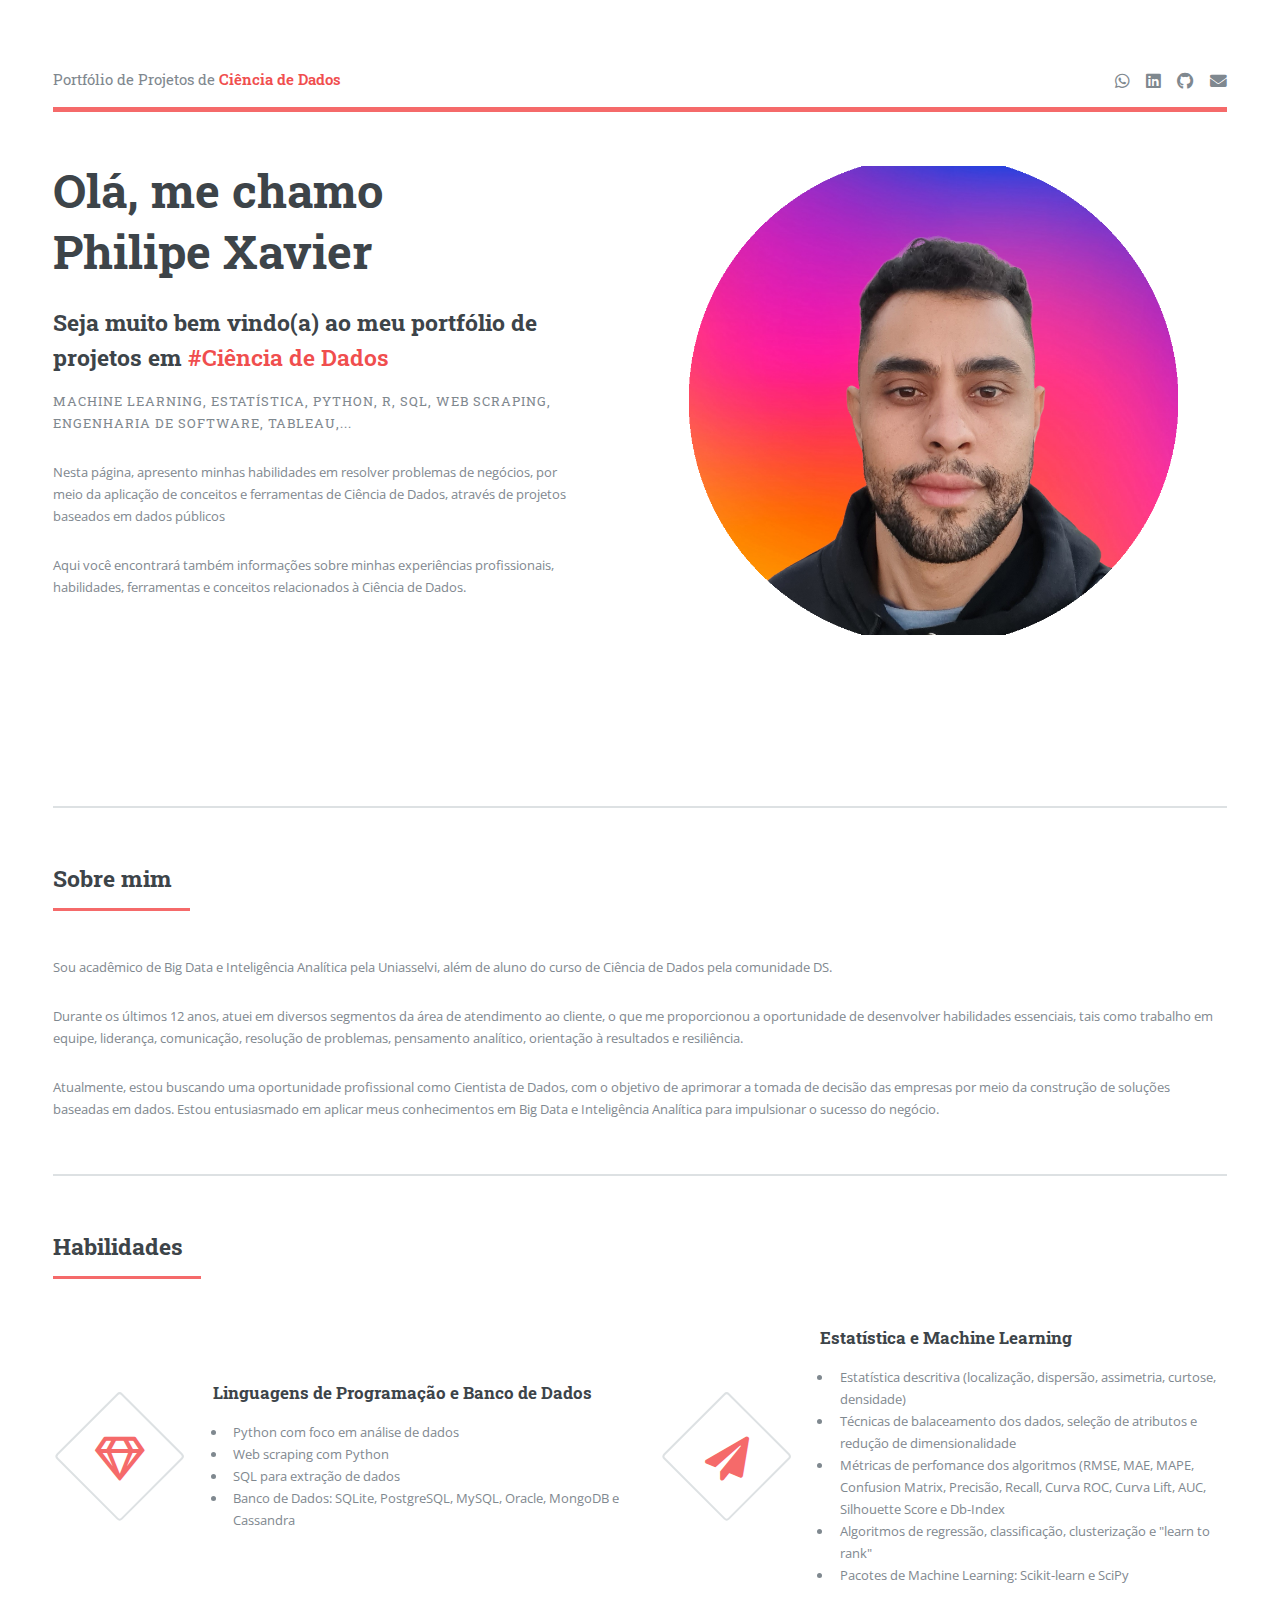
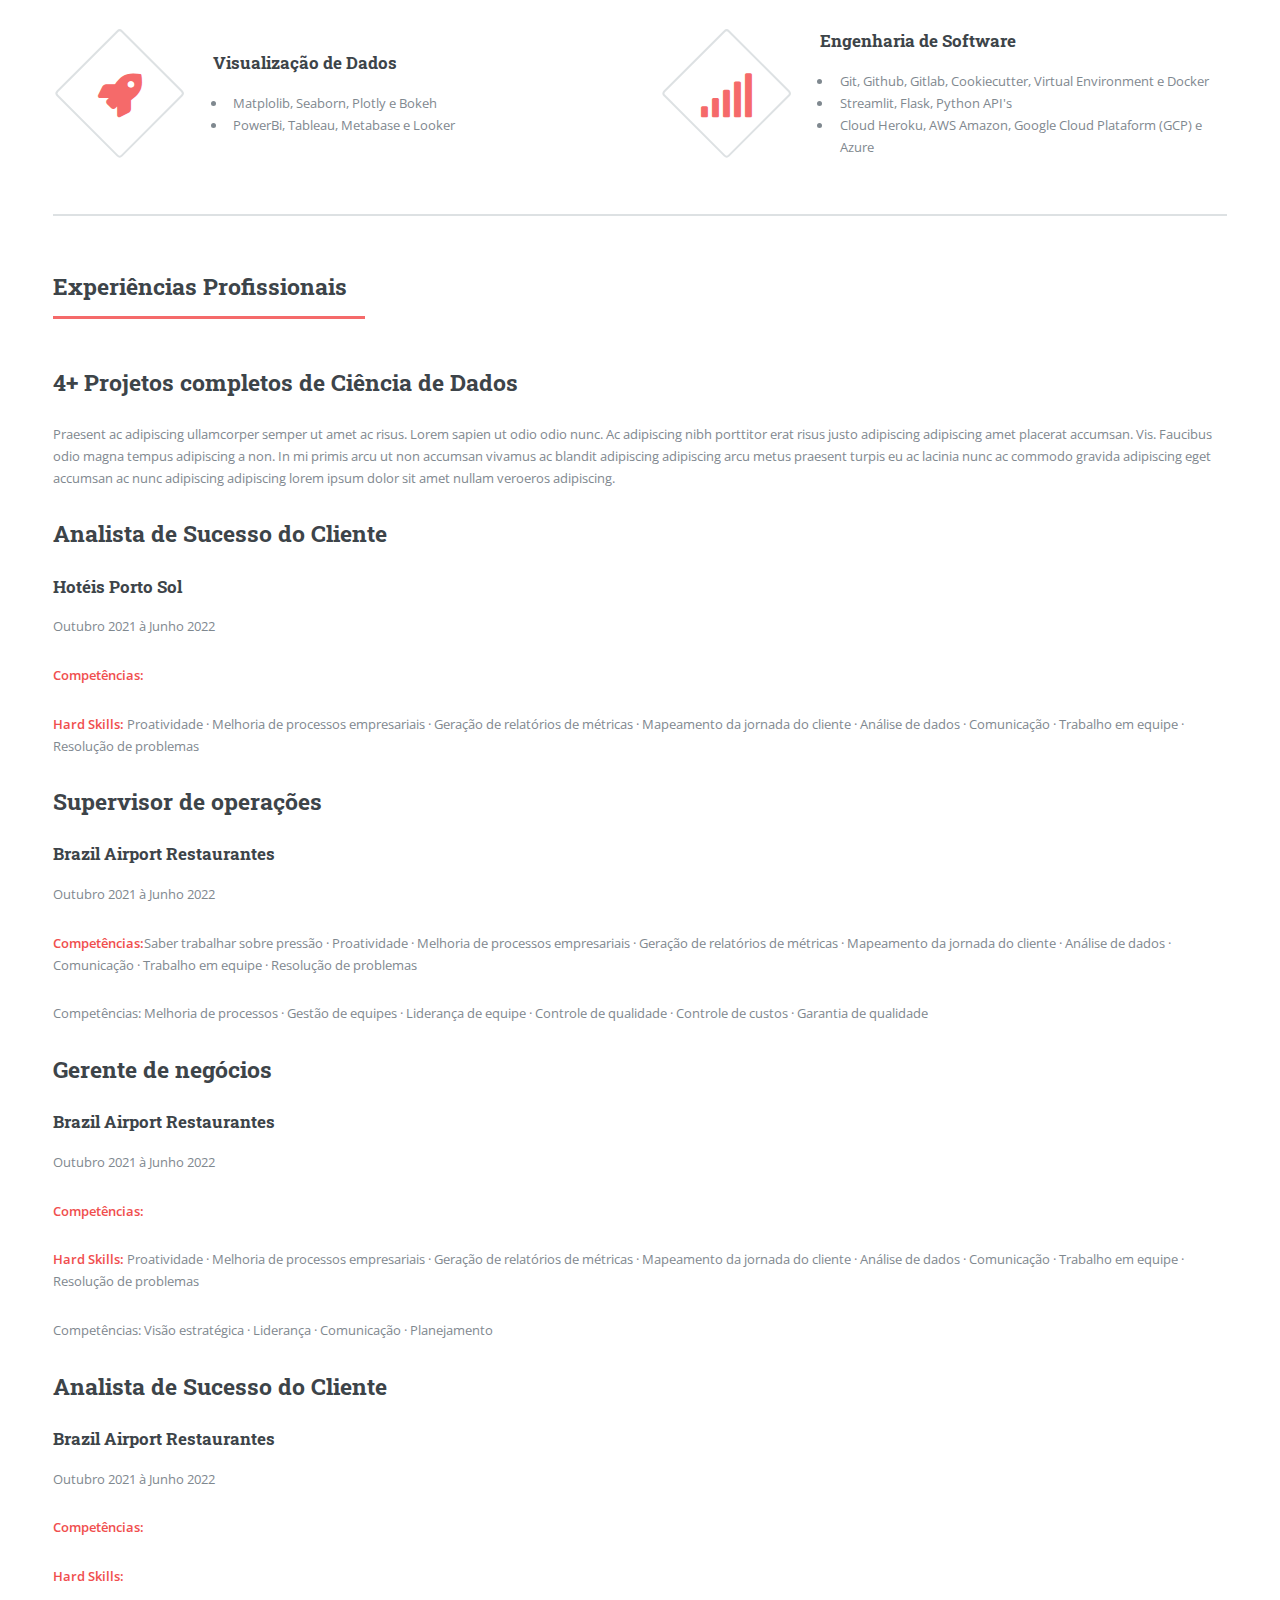
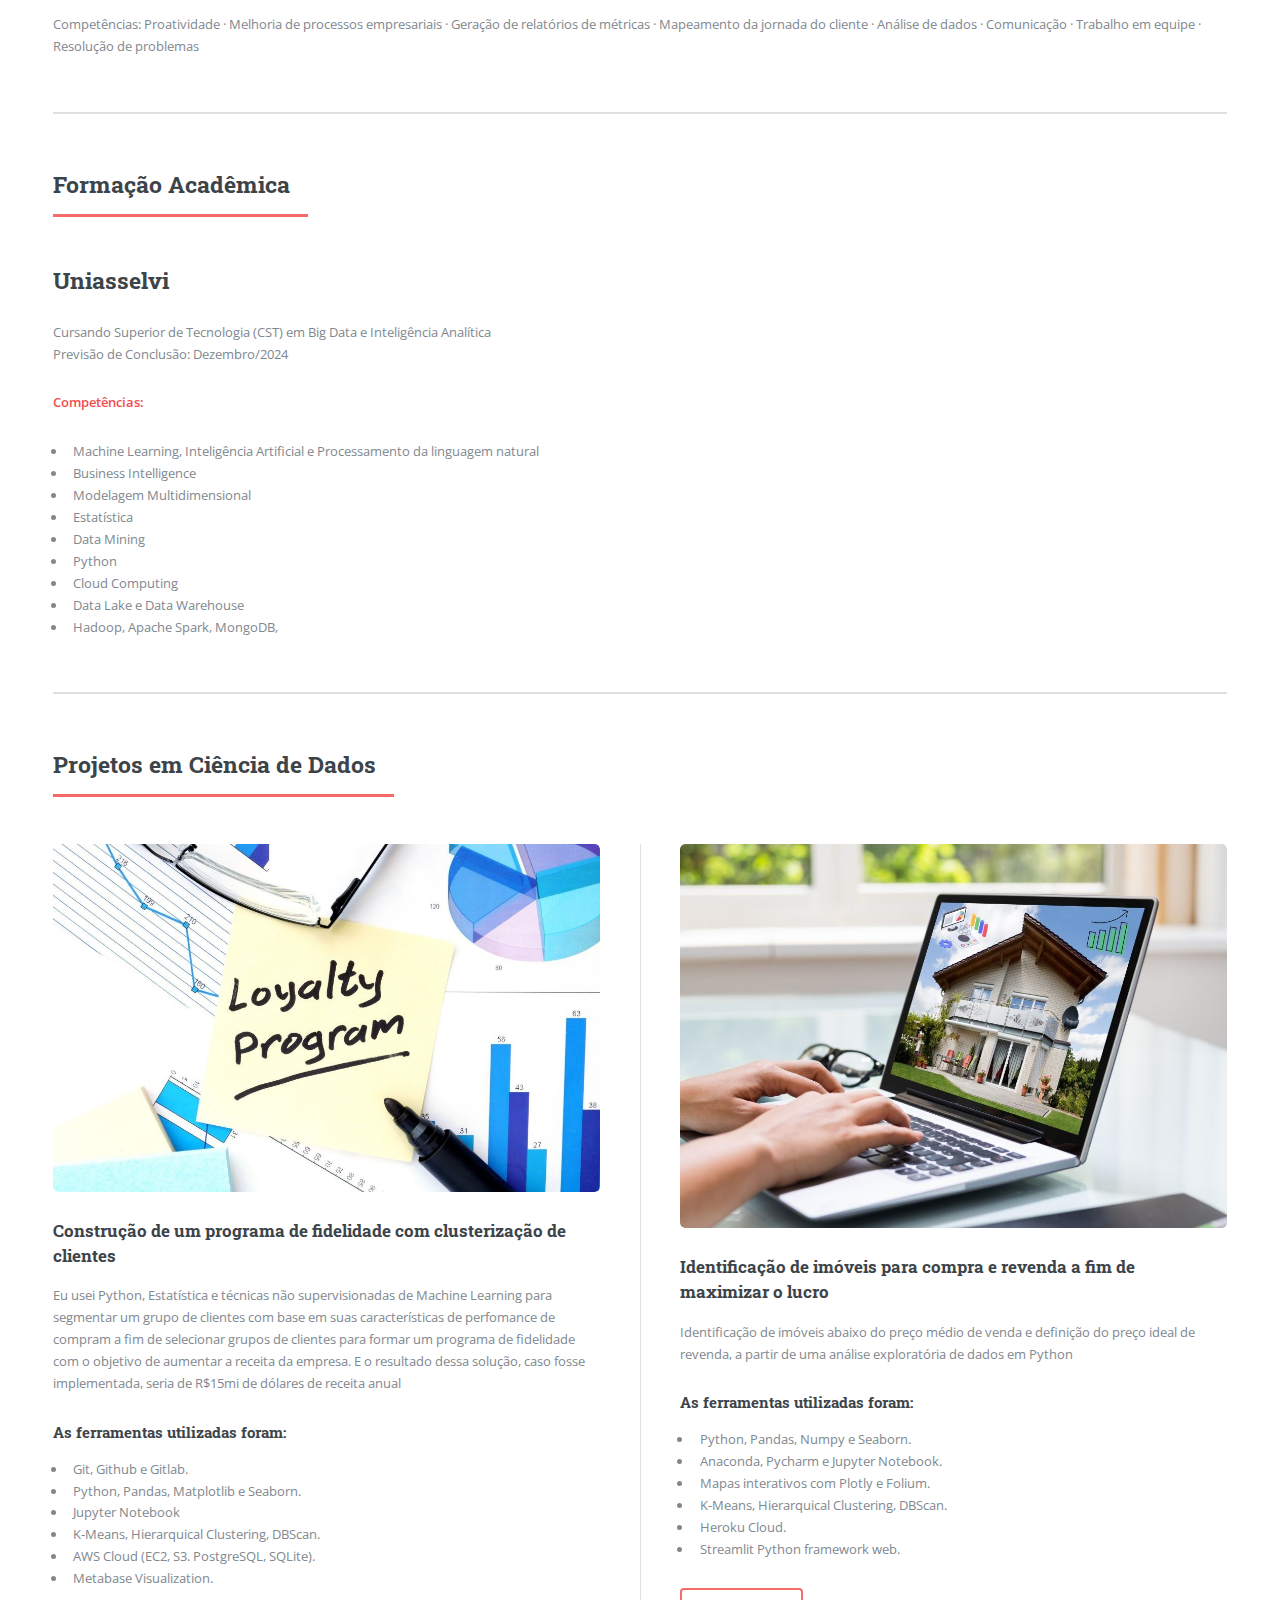
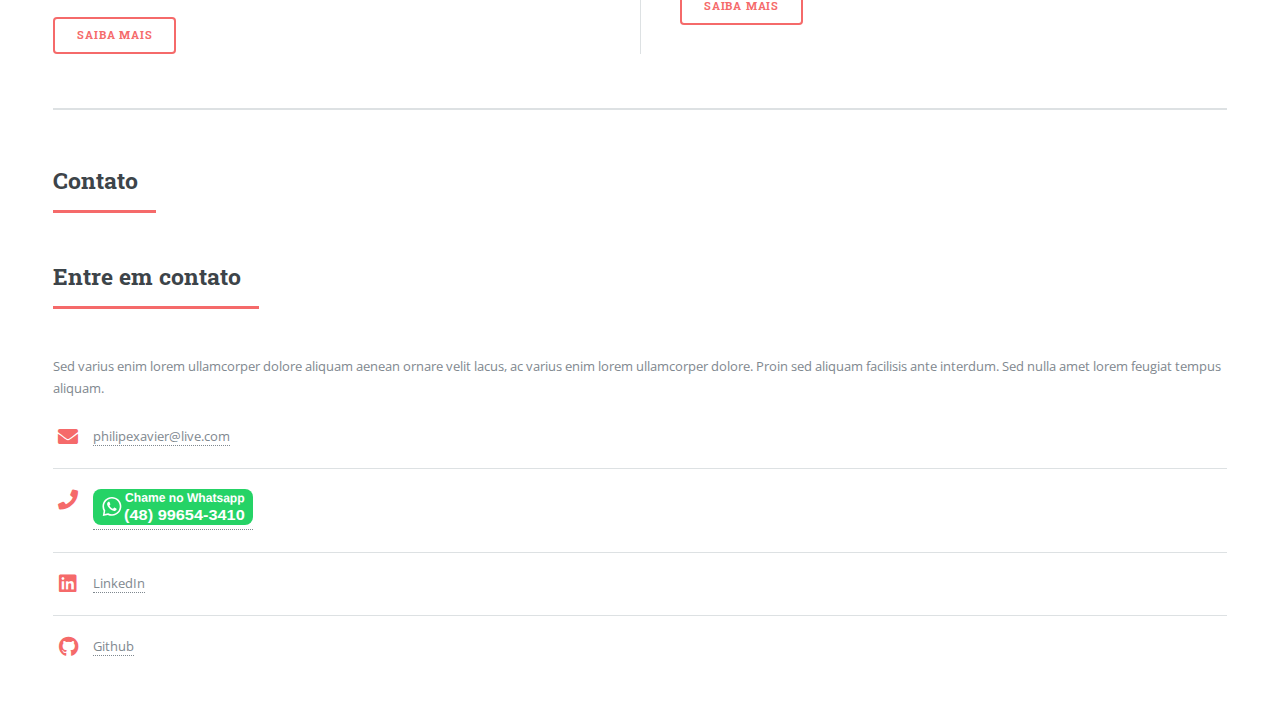
<file: index.html>
<!DOCTYPE HTML>
<!--
	Editorial by HTML5 UP
	html5up.net | @ajlkn
	Free for personal and commercial use under the CCA 3.0 license (html5up.net/license)
-->
<html>
	<head>
		<title>Portfólio</title>
		<meta charset="utf-8" />
		<meta name="viewport" content="width=device-width, initial-scale=1, user-scalable=no" />
		<link rel="stylesheet" href="assets/css/main.css" />
		<link href="https://fonts.googleapis.com/icon?family=Material+Icons" rel="stylesheet">
	</head>
	<body class="is-preload">

		<!-- Wrapper -->
			<div id="wrapper">

				<!-- Main -->
					<div id="main">
						<div class="inner">

							<!-- Header -->
								<header id="header" >
									<a href="index.html" class="logo" >Portfólio de Projetos de <strong>Ciência de Dados</strong></a>
									<ul class="icons">
										<li><a target="_blank" href="https://wa.me/5548996543410" class="icon brands fa-whatsapp"><span class="label"></span></a></li>
										<li><a target="_blank" href="https://www.linkedin.com/in/philipe-xavier/" class="icon brands fa-linkedin"></span></a></li>
										<li><a target="_blank" href="https://github.com/philipexavier?tab=repositories" class="icon brands fa-github"><span class="label"></span></a></li>
										<li><a href="mailto:philipexavier@live.com" class="icon solid fa-envelope"></a></li>
										
									</ul>
								</header>

							<!-- Banner -->
								<section id="banner">
									<div class="content">
										<header>
											<h1>Olá, me chamo <br>Philipe Xavier</h1>
											<h2>Seja muito bem vindo(a) ao meu portfólio de projetos em <strong> #Ciência de Dados</strong></h2>
											<p>Machine learning, Estatística, Python, R, SQL, Web scraping, Engenharia de Software, Tableau,... </p>
										</header>
										<p>Nesta página, apresento minhas habilidades em resolver problemas de negócios, por meio da aplicação de conceitos e ferramentas de Ciência de Dados, através de projetos baseados em dados públicos</p>
										<p>Aqui você encontrará também informações sobre minhas experiências profissionais, habilidades, ferramentas e conceitos relacionados à Ciência de Dados. </p>
										
									</div>
									<span class="image object">
										<img src="images/profile_pic.png" alt="Foto do autor usando efeito circular em volta" />
									</span>
								</section>
							<!-- Sobre mim -->
							<section>
								<header class="major">
									<h2>Sobre mim</h2>
								</header>

								<!-- Content -->
									
									<p>Sou acadêmico de Big Data e Inteligência Analítica pela Uniasselvi, além de aluno do curso de Ciência de Dados pela comunidade DS.</p>

									<p>	Durante os últimos 12 anos, atuei em diversos segmentos da área de atendimento ao cliente, o que me proporcionou a oportunidade de desenvolver habilidades essenciais, tais como trabalho em equipe, liderança, comunicação, resolução de problemas, pensamento analítico, orientação à resultados e resiliência.</p>
										
									<p> Atualmente, estou buscando uma oportunidade profissional como Cientista de Dados, com o objetivo de aprimorar a tomada de decisão das empresas por meio da construção de soluções baseadas em dados. Estou entusiasmado em aplicar meus conhecimentos em Big Data e Inteligência Analítica para impulsionar o sucesso do negócio. </p>
							</section>
							<!-- Section -->
								<section>
									<header class="major">
										<h2>Habilidades</h2>
									</header>
									<div class="features">
										<article>
											<span class="icon fa-gem"></span>
											<div class="content">
												<h3>Linguagens de Programação e Banco de Dados</h3>
												<ul>
													<li>Python com foco em análise de dados</li>
													<li>Web scraping com Python </li>
													<li>SQL para extração de dados</li>
													<li>Banco de Dados: SQLite, PostgreSQL, MySQL, Oracle, MongoDB e Cassandra</li>
													
												</ul>
												
											</div>
										</article>
										<article>
											<span class="icon solid fa-paper-plane"></span>
											<div class="content">
												<h3>Estatística e Machine Learning</h3>
												<ul>
													<li>Estatística descritiva (localização, dispersão, assimetria, curtose, densidade)</li>
													<li>Técnicas de balaceamento dos dados, seleção de atributos e redução de dimensionalidade</li>
													<li>Métricas de perfomance dos algoritmos (RMSE, MAE, MAPE, Confusion Matrix, Precisão, Recall, Curva ROC, Curva Lift, AUC, Silhouette Score e Db-Index </li>
													<li>Algoritmos de regressão, classificação, clusterização e "learn to rank"</li>
													<li>Pacotes de Machine Learning: Scikit-learn e SciPy</li>
												</ul>
											
											</div>
										</article>
										<article>
											<span class="icon solid fa-rocket"></span>
											<div class="content">
												<h3>Visualização de Dados</h3>
												<ul>
													<li>Matplolib, Seaborn, Plotly e Bokeh</li>
													<li>PowerBi, Tableau, Metabase e Looker</li>
													
												</ul>
												
											</div>
										</article>
										<article>
											<span class="icon solid fa-signal"></span>
											<div class="content">
												<h3>Engenharia de Software</h3>
												<ul>
													<li>Git, Github, Gitlab, Cookiecutter, Virtual Environment e Docker</li>
													<li>Streamlit, Flask, Python API's</li>
													<li>Cloud Heroku, AWS Amazon, Google Cloud Plataform (GCP) e Azure</li>
												</ul>
												
											</div>
										</article>
									</div>
								</section>

								<!-- Content -->
								<section>
									<header class="major">
										<h2>Experiências Profissionais</h2>
									</header>

									<!-- Content -->
										<h2 id="content">4+ Projetos completos de Ciência de Dados</h2>
										<p>Praesent ac adipiscing ullamcorper semper ut amet ac risus. Lorem sapien ut odio odio nunc. Ac adipiscing nibh porttitor erat risus justo adipiscing adipiscing amet placerat accumsan. Vis. Faucibus odio magna tempus adipiscing a non. In mi primis arcu ut non accumsan vivamus ac blandit adipiscing adipiscing arcu metus praesent turpis eu ac lacinia nunc ac commodo gravida adipiscing eget accumsan ac nunc adipiscing adipiscing lorem ipsum dolor sit amet nullam veroeros adipiscing.</p>
										
										<h2 id="content">Analista de Sucesso do Cliente</h2>
										<h3>Hotéis Porto Sol </h3>
										<p>Outubro 2021 à Junho 2022</p>
										<p><strong>Competências:</strong></p>
										<p><strong>Hard Skills: </strong>Proatividade · Melhoria de processos empresariais · Geração de relatórios de métricas · Mapeamento da jornada do cliente · Análise de dados · Comunicação · Trabalho em equipe · Resolução de problemas</p>
										
										<h2 id="content">Supervisor de operações</h2>
										<h3>Brazil Airport Restaurantes</h3>
										<p>Outubro 2021 à Junho 2022</p>
										
										<p><strong>Competências:</strong>Saber trabalhar sobre pressão · Proatividade · Melhoria de processos empresariais · Geração de relatórios de métricas · Mapeamento da jornada do cliente · Análise de dados · Comunicação · Trabalho em equipe · Resolução de problemas</p>
										
										<p>Competências: Melhoria de processos · Gestão de equipes · Liderança de equipe · Controle de qualidade · Controle de custos · Garantia de qualidade</p>

										<h2 id="content">Gerente de negócios</h2>
										<h3>Brazil Airport Restaurantes</h3>
										<p>Outubro 2021 à Junho 2022</p>
										<p><strong>Competências:</strong></p>
										<p><strong>Hard Skills: </strong>Proatividade · Melhoria de processos empresariais · Geração de relatórios de métricas · Mapeamento da jornada do cliente · Análise de dados · Comunicação · Trabalho em equipe · Resolução de problemas</p>
										
										<p>Competências: Visão estratégica · Liderança · Comunicação · Planejamento</p>
										
										<h2 id="content">Analista de Sucesso do Cliente</h2>
										<h3>Brazil Airport Restaurantes</h3>
										<p>Outubro 2021 à Junho 2022</p>
										<p><strong>Competências:</strong></p>
										<p><strong>Hard Skills: </strong>
										<p>Competências: Proatividade · Melhoria de processos empresariais · Geração de relatórios de métricas · Mapeamento da jornada do cliente · Análise de dados · Comunicação · Trabalho em equipe · Resolução de problemas</p>
								</section>
								<section>
									<header class="major">
										<h2>Formação Acadêmica</h2>
									</header>
										<!-- Content -->
										<h2 id="content">Uniasselvi</h2>
										<p>Cursando Superior de Tecnologia (CST) em Big Data e Inteligência Analítica
											<br>Previsão de Conclusão: Dezembro/2024
										</p>
										<p><strong>Competências:</strong></p>
										<ul>
											<li>Machine Learning, Inteligência Artificial e Processamento da linguagem natural</li>
											<li>Business Intelligence</li>
											<li>Modelagem Multidimensional</li>
											<li>Estatística</li>
											<li>Data Mining</li>
											<li>Python</li>
											<li>Cloud Computing</li>
											<li>Data Lake e Data Warehouse</li>
											<li>Hadoop, Apache Spark, MongoDB, </li>
										</ul>
										 
								</section>
									

							<!-- Section -->
								<section>
									<header class="major" id="portfolio">
										<h2>Projetos em Ciência de Dados</h2>
									</header>
									<div class="posts">
										<article>
											<a href="#loyalty" class="image"><img src="images/Open.jpg" alt="" /></a>
											<h3>Construção de um programa de fidelidade com clusterização de clientes</h3>
											<p>Eu usei Python, Estatística e técnicas não supervisionadas de Machine Learning para segmentar um grupo de clientes com base em suas características de perfomance de compram a fim de selecionar grupos de clientes para formar um programa de fidelidade com o objetivo de aumentar a receita da empresa. E o resultado dessa solução, caso fosse implementada, seria de R$15mi de dólares de receita anual</p>
											<h4>As ferramentas utilizadas foram:</h4>
															<ul>
																<li>Git, Github e Gitlab.</li>
																<li>Python, Pandas, Matplotlib e Seaborn.</li>
																<li>Jupyter Notebook</li>
																<li>K-Means, Hierarquical Clustering, DBScan.</li>
																<li>AWS Cloud (EC2, S3. PostgreSQL, SQLite).</li>
																<li>Metabase Visualization.</li>
															</ul>
											<ul class="actions">
												<li><a href="#" class="button">Saiba Mais</a></li>
											</ul>
										</article>
										<article>
											<a href="#" class="image"><img src="images/imoveis.jpg" alt="" /></a>
											<h3>Identificação de imóveis para compra e revenda a fim de maximizar o lucro</h3>
											<p>Identificação de imóveis abaixo do preço médio de venda e definição do preço ideal de revenda, a partir de uma análise exploratória de dados em Python</p>
											<h4>As ferramentas utilizadas foram:</h4>
															<ul>
																<li>Python, Pandas, Numpy e Seaborn.</li>
																<li>Anaconda, Pycharm e Jupyter Notebook.</li>
																<li>Mapas interativos com Plotly e Folium.</li>
																<li>K-Means, Hierarquical Clustering, DBScan.</li>
																<li>Heroku Cloud.</li>
																<li>Streamlit Python framework web.</li>
															</ul>
											<ul class="actions">
												<li><a href="#" class="button">Saiba Mais</a></li>
											</ul>
										</article>
																				
									</div>
								</section>
								
								<!-- Contato -->
							<section>
								<header class="major">
									<h2>Contato</h2>
								</header>

								<!-- Content -->
								<header class="major">
									<h2>Entre em contato</h2>
								</header>
								<p>Sed varius enim lorem ullamcorper dolore aliquam aenean ornare velit lacus, ac varius enim lorem ullamcorper dolore. Proin sed aliquam facilisis ante interdum. Sed nulla amet lorem feugiat tempus aliquam.</p>
								<ul class="contact">
									<li class="icon solid fa-envelope"><a href="mailto:philipexavier@live.com">philipexavier@live.com</a></li>
									<li class="icon solid fa-phone"><a aria-label="Chat on WhatsApp" target="_blank" href="https://wa.me/5548996543410"><img alt="WhatsApp" src="images/WhatsAppButtonGreenSmall.svg"/></a></li>
									<li class="icon brands fa-linkedin">	<a href="https://www.linkedin.com/in/philipe-xavier/">LinkedIn </a> </li>
									<li class="icon brands fa-github">	<a href="https://github.com/philipexavier?tab=repositories">Github </a> </li>
								</ul>
							</section>
						</div>
					</div>

				

			</div>

		<!-- Scripts -->
			<script src="assets/js/jquery.min.js"></script>
			<script src="assets/js/browser.min.js"></script>
			<script src="assets/js/breakpoints.min.js"></script>
			<script src="assets/js/util.js"></script>
			<script src="assets/js/main.js"></script>

	</body>
</html>
</file>
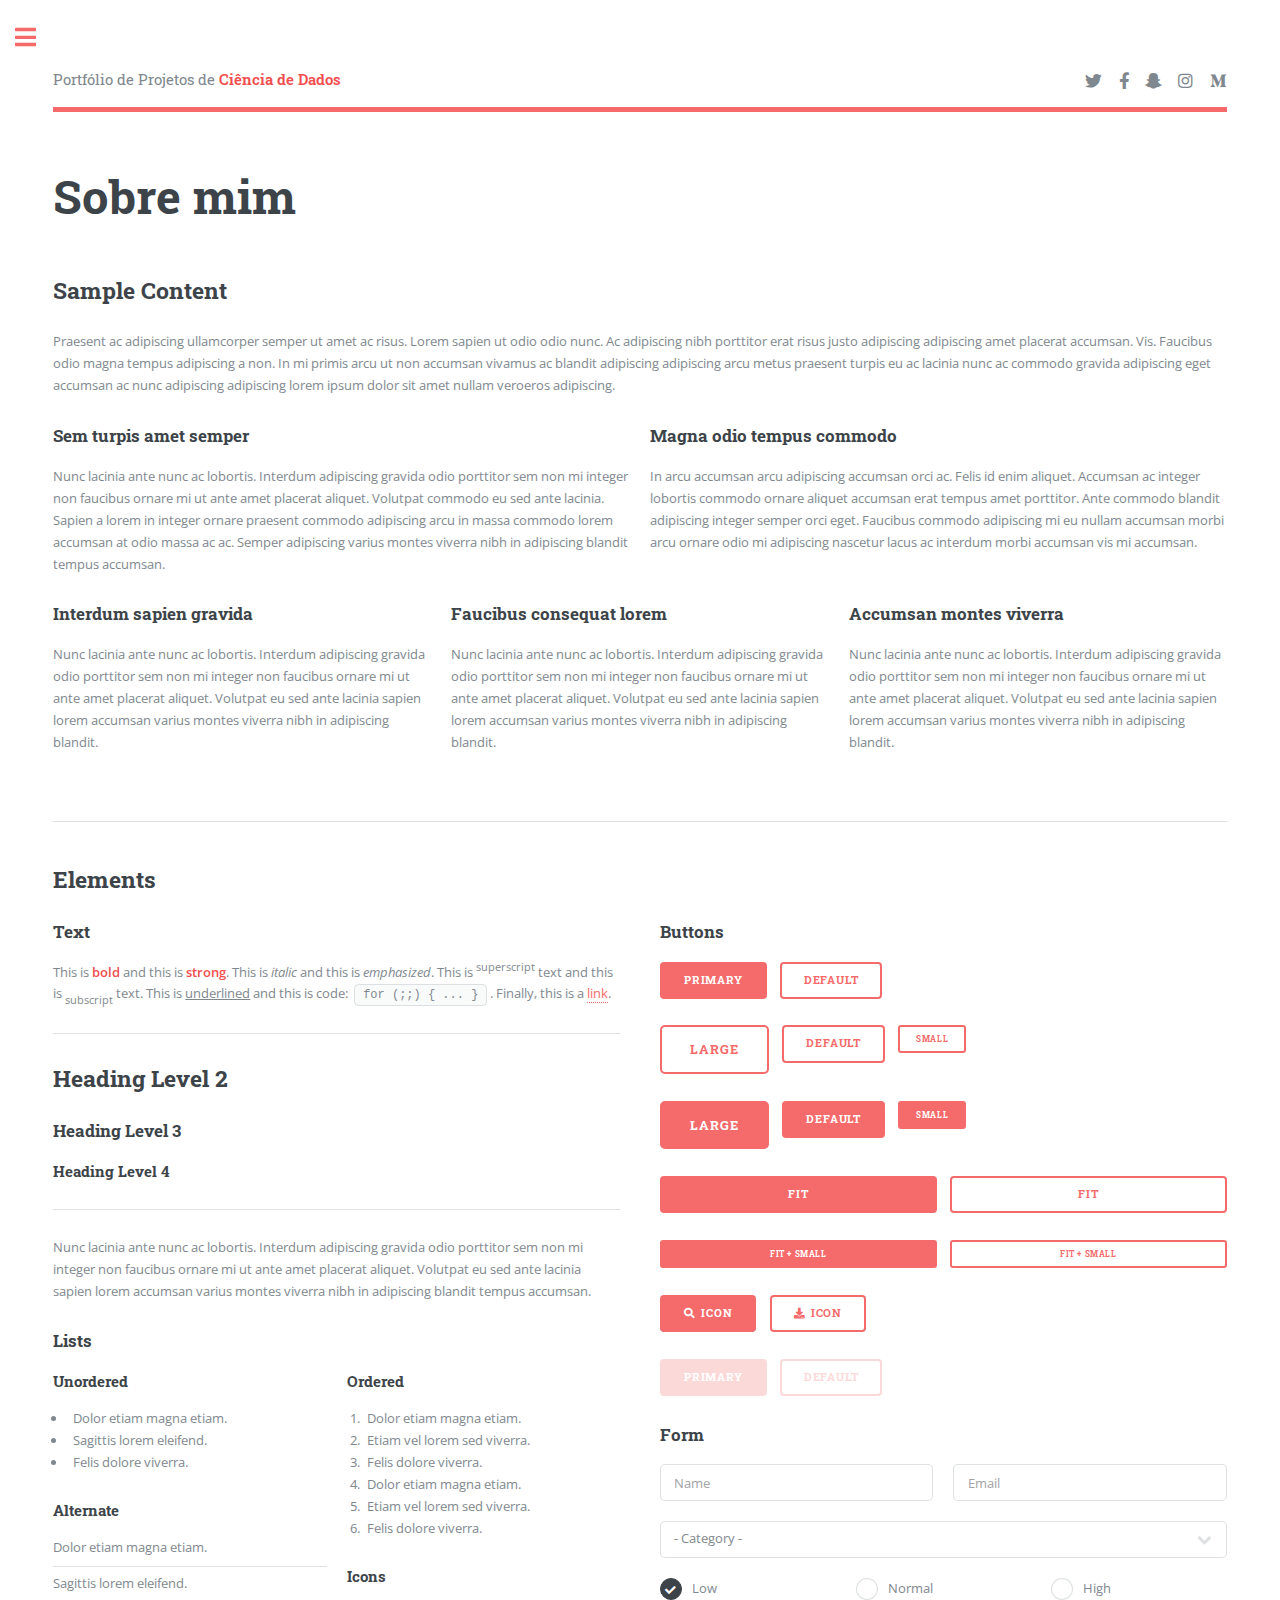
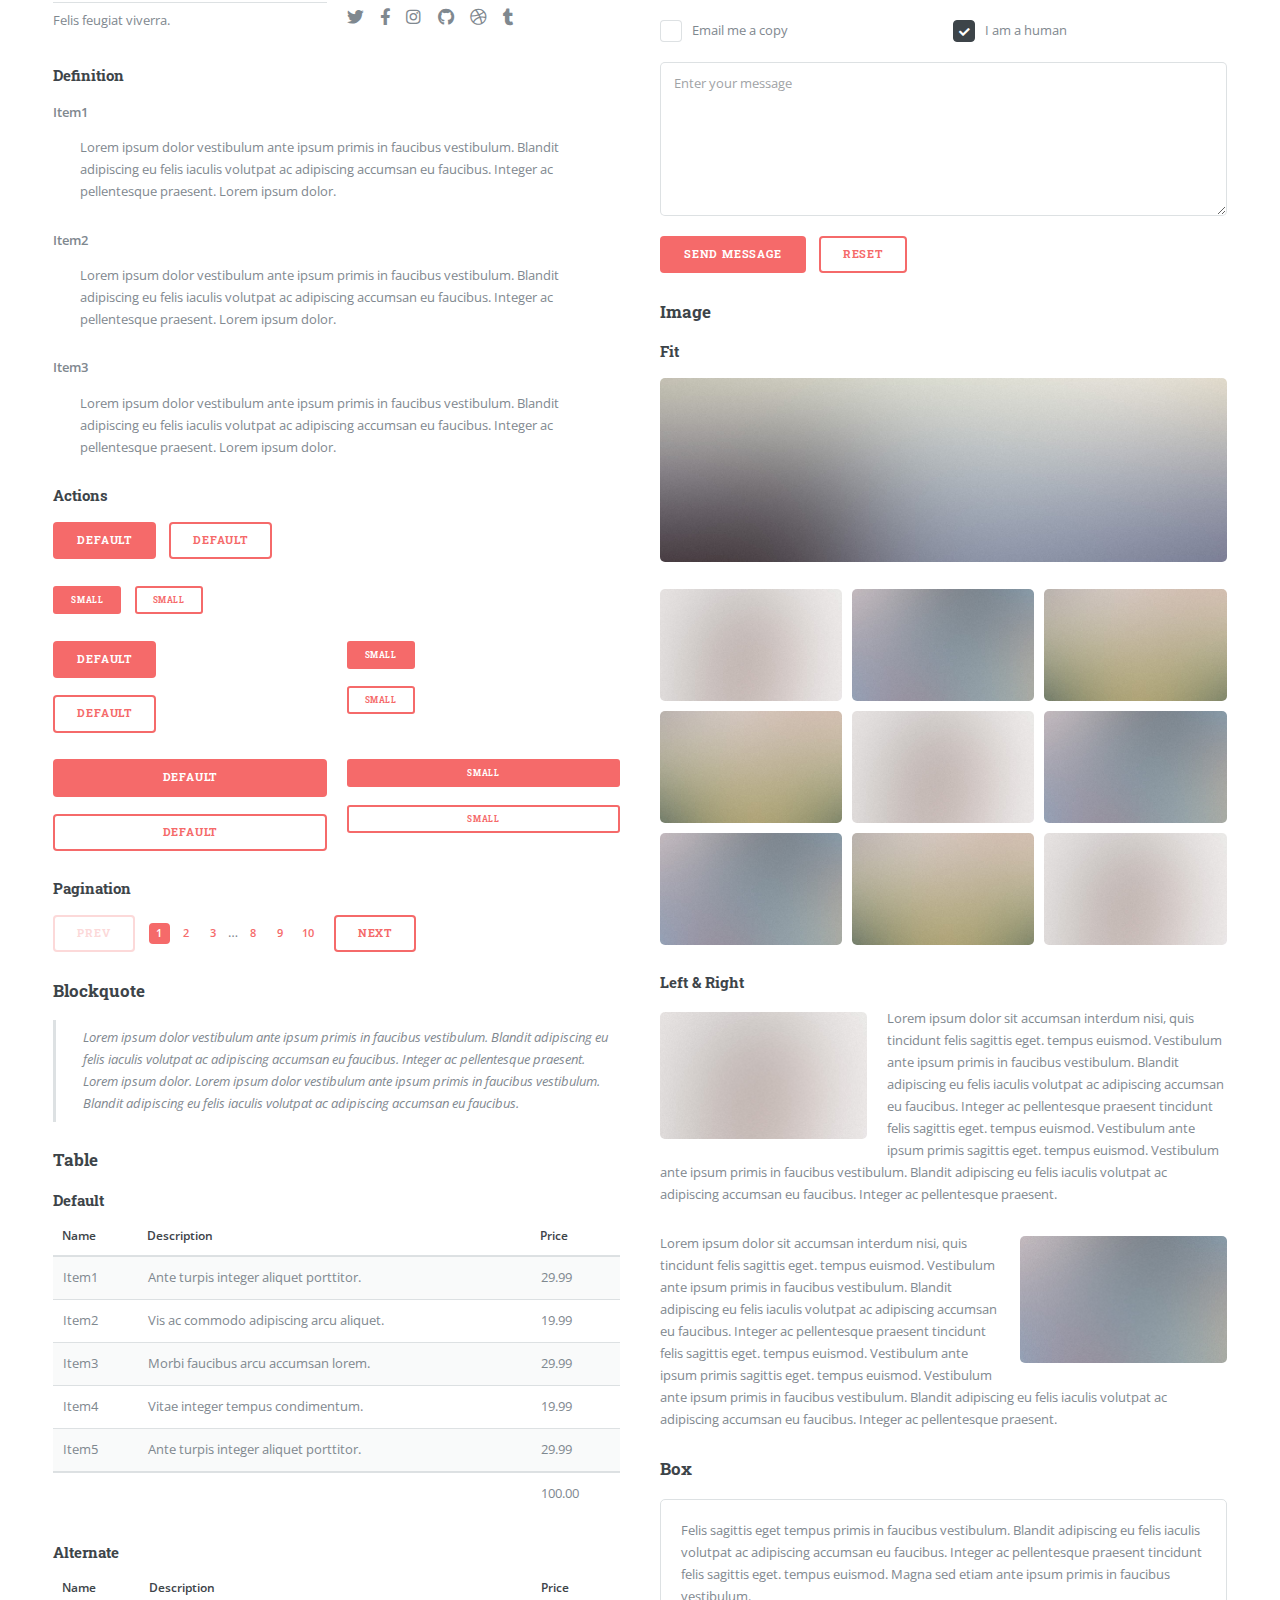
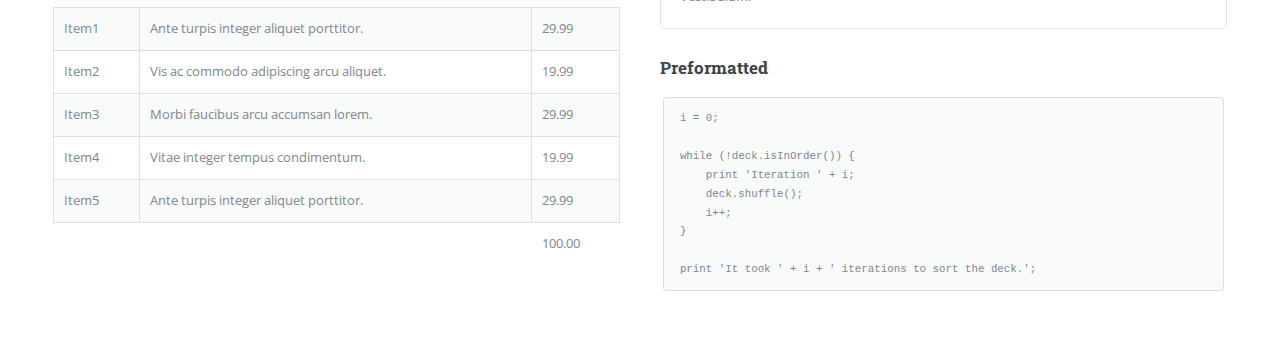
<file: elements.html>
<!DOCTYPE HTML>
<!--
	Editorial by HTML5 UP
	html5up.net | @ajlkn
	Free for personal and commercial use under the CCA 3.0 license (html5up.net/license)
-->
<html>
	<head>
		<title>Portfólio</title>
		<meta charset="utf-8" />
		<meta name="viewport" content="width=device-width, initial-scale=1, user-scalable=no" />
		<link rel="stylesheet" href="assets/css/main.css" />
	</head>
	<body class="is-preload">

		<!-- Wrapper -->
			<div id="wrapper">

				<!-- Main -->
					<div id="main">
						<div class="inner">

							<!-- Header -->
								<header id="header">
									<a href="index.html" class="logo">Portfólio de Projetos de <strong>Ciência de Dados</strong></a>
									<ul class="icons">
										<li><a href="#" class="icon brands fa-twitter"><span class="label">Twitter</span></a></li>
										<li><a href="#" class="icon brands fa-facebook-f"><span class="label">Facebook</span></a></li>
										<li><a href="#" class="icon brands fa-snapchat-ghost"><span class="label">Snapchat</span></a></li>
										<li><a href="#" class="icon brands fa-instagram"><span class="label">Instagram</span></a></li>
										<li><a href="#" class="icon brands fa-medium-m"><span class="label">Medium</span></a></li>
									</ul>
								</header>

							<!-- Content -->
								<section>
									<header class="main">
										<h1>Sobre mim</h1>
									</header>

									<!-- Content -->
										<h2 id="content">Sample Content</h2>
										<p>Praesent ac adipiscing ullamcorper semper ut amet ac risus. Lorem sapien ut odio odio nunc. Ac adipiscing nibh porttitor erat risus justo adipiscing adipiscing amet placerat accumsan. Vis. Faucibus odio magna tempus adipiscing a non. In mi primis arcu ut non accumsan vivamus ac blandit adipiscing adipiscing arcu metus praesent turpis eu ac lacinia nunc ac commodo gravida adipiscing eget accumsan ac nunc adipiscing adipiscing lorem ipsum dolor sit amet nullam veroeros adipiscing.</p>
										<div class="row">
											<div class="col-6 col-12-small">
												<h3>Sem turpis amet semper</h3>
												<p>Nunc lacinia ante nunc ac lobortis. Interdum adipiscing gravida odio porttitor sem non mi integer non faucibus ornare mi ut ante amet placerat aliquet. Volutpat commodo eu sed ante lacinia. Sapien a lorem in integer ornare praesent commodo adipiscing arcu in massa commodo lorem accumsan at odio massa ac ac. Semper adipiscing varius montes viverra nibh in adipiscing blandit tempus accumsan.</p>
											</div>
											<div class="col-6 col-12-small">
												<h3>Magna odio tempus commodo</h3>
												<p>In arcu accumsan arcu adipiscing accumsan orci ac. Felis id enim aliquet. Accumsan ac integer lobortis commodo ornare aliquet accumsan erat tempus amet porttitor. Ante commodo blandit adipiscing integer semper orci eget. Faucibus commodo adipiscing mi eu nullam accumsan morbi arcu ornare odio mi adipiscing nascetur lacus ac interdum morbi accumsan vis mi accumsan.</p>
											</div>
											<!-- Break -->
											<div class="col-4 col-12-medium">
												<h3>Interdum sapien gravida</h3>
												<p>Nunc lacinia ante nunc ac lobortis. Interdum adipiscing gravida odio porttitor sem non mi integer non faucibus ornare mi ut ante amet placerat aliquet. Volutpat eu sed ante lacinia sapien lorem accumsan varius montes viverra nibh in adipiscing blandit.</p>
											</div>
											<div class="col-4 col-12-medium">
												<h3>Faucibus consequat lorem</h3>
												<p>Nunc lacinia ante nunc ac lobortis. Interdum adipiscing gravida odio porttitor sem non mi integer non faucibus ornare mi ut ante amet placerat aliquet. Volutpat eu sed ante lacinia sapien lorem accumsan varius montes viverra nibh in adipiscing blandit.</p>
											</div>
											<div class="col-4 col-12-medium">
												<h3>Accumsan montes viverra</h3>
												<p>Nunc lacinia ante nunc ac lobortis. Interdum adipiscing gravida odio porttitor sem non mi integer non faucibus ornare mi ut ante amet placerat aliquet. Volutpat eu sed ante lacinia sapien lorem accumsan varius montes viverra nibh in adipiscing blandit.</p>
											</div>
										</div>

									<hr class="major" />

									<!-- Elements -->
										<h2 id="elements">Elements</h2>
										<div class="row gtr-200">
											<div class="col-6 col-12-medium">

												<!-- Text stuff -->
													<h3>Text</h3>
													<p>This is <b>bold</b> and this is <strong>strong</strong>. This is <i>italic</i> and this is <em>emphasized</em>.
													This is <sup>superscript</sup> text and this is <sub>subscript</sub> text.
													This is <u>underlined</u> and this is code: <code>for (;;) { ... }</code>.
													Finally, this is a <a href="#">link</a>.</p>
													<hr />
													<h2>Heading Level 2</h2>
													<h3>Heading Level 3</h3>
													<h4>Heading Level 4</h4>
													<hr />
													<p>Nunc lacinia ante nunc ac lobortis. Interdum adipiscing gravida odio porttitor sem non mi integer non faucibus ornare mi ut ante amet placerat aliquet. Volutpat eu sed ante lacinia sapien lorem accumsan varius montes viverra nibh in adipiscing blandit tempus accumsan.</p>

												<!-- Lists -->
													<h3>Lists</h3>
													<div class="row">
														<div class="col-6 col-12-small">

															<h4>Unordered</h4>
															<ul>
																<li>Dolor etiam magna etiam.</li>
																<li>Sagittis lorem eleifend.</li>
																<li>Felis dolore viverra.</li>
															</ul>

															<h4>Alternate</h4>
															<ul class="alt">
																<li>Dolor etiam magna etiam.</li>
																<li>Sagittis lorem eleifend.</li>
																<li>Felis feugiat viverra.</li>
															</ul>

														</div>
														<div class="col-6 col-12-small">

															<h4>Ordered</h4>
															<ol>
																<li>Dolor etiam magna etiam.</li>
																<li>Etiam vel lorem sed viverra.</li>
																<li>Felis dolore viverra.</li>
																<li>Dolor etiam magna etiam.</li>
																<li>Etiam vel lorem sed viverra.</li>
																<li>Felis dolore viverra.</li>
															</ol>

															<h4>Icons</h4>
															<ul class="icons">
																<li><a href="#" class="icon brands fa-twitter"><span class="label">Twitter</span></a></li>
																<li><a href="#" class="icon brands fa-facebook-f"><span class="label">Facebook</span></a></li>
																<li><a href="#" class="icon brands fa-instagram"><span class="label">Instagram</span></a></li>
																<li><a href="#" class="icon brands fa-github"><span class="label">Github</span></a></li>
																<li><a href="#" class="icon brands fa-dribbble"><span class="label">Dribbble</span></a></li>
																<li><a href="#" class="icon brands fa-tumblr"><span class="label">Tumblr</span></a></li>
															</ul>

														</div>
													</div>
													<h4>Definition</h4>
													<dl>
														<dt>Item1</dt>
														<dd>
															<p>Lorem ipsum dolor vestibulum ante ipsum primis in faucibus vestibulum. Blandit adipiscing eu felis iaculis volutpat ac adipiscing accumsan eu faucibus. Integer ac pellentesque praesent. Lorem ipsum dolor.</p>
														</dd>
														<dt>Item2</dt>
														<dd>
															<p>Lorem ipsum dolor vestibulum ante ipsum primis in faucibus vestibulum. Blandit adipiscing eu felis iaculis volutpat ac adipiscing accumsan eu faucibus. Integer ac pellentesque praesent. Lorem ipsum dolor.</p>
														</dd>
														<dt>Item3</dt>
														<dd>
															<p>Lorem ipsum dolor vestibulum ante ipsum primis in faucibus vestibulum. Blandit adipiscing eu felis iaculis volutpat ac adipiscing accumsan eu faucibus. Integer ac pellentesque praesent. Lorem ipsum dolor.</p>
														</dd>
													</dl>

													<h4>Actions</h4>
													<ul class="actions">
														<li><a href="#" class="button primary">Default</a></li>
														<li><a href="#" class="button">Default</a></li>
													</ul>
													<ul class="actions small">
														<li><a href="#" class="button primary small">Small</a></li>
														<li><a href="#" class="button small">Small</a></li>
													</ul>
													<div class="row">
														<div class="col-6 col-12-small">
															<ul class="actions stacked">
																<li><a href="#" class="button primary">Default</a></li>
																<li><a href="#" class="button">Default</a></li>
															</ul>
														</div>
														<div class="col-6 col-12-small">
															<ul class="actions stacked">
																<li><a href="#" class="button primary small">Small</a></li>
																<li><a href="#" class="button small">Small</a></li>
															</ul>
														</div>
														<div class="col-6 col-12-small">
															<ul class="actions stacked">
																<li><a href="#" class="button primary fit">Default</a></li>
																<li><a href="#" class="button fit">Default</a></li>
															</ul>
														</div>
														<div class="col-6 col-12-small">
															<ul class="actions stacked">
																<li><a href="#" class="button primary small fit">Small</a></li>
																<li><a href="#" class="button small fit">Small</a></li>
															</ul>
														</div>
													</div>

													<h4>Pagination</h4>
													<ul class="pagination">
														<li><span class="button disabled">Prev</span></li>
														<li><a href="#" class="page active">1</a></li>
														<li><a href="#" class="page">2</a></li>
														<li><a href="#" class="page">3</a></li>
														<li><span>&hellip;</span></li>
														<li><a href="#" class="page">8</a></li>
														<li><a href="#" class="page">9</a></li>
														<li><a href="#" class="page">10</a></li>
														<li><a href="#" class="button">Next</a></li>
													</ul>

												<!-- Blockquote -->
													<h3>Blockquote</h3>
													<blockquote>Lorem ipsum dolor vestibulum ante ipsum primis in faucibus vestibulum. Blandit adipiscing eu felis iaculis volutpat ac adipiscing accumsan eu faucibus. Integer ac pellentesque praesent. Lorem ipsum dolor. Lorem ipsum dolor vestibulum ante ipsum primis in faucibus vestibulum. Blandit adipiscing eu felis iaculis volutpat ac adipiscing accumsan eu faucibus.</blockquote>

												<!-- Table -->
													<h3>Table</h3>

													<h4>Default</h4>
													<div class="table-wrapper">
														<table>
															<thead>
																<tr>
																	<th>Name</th>
																	<th>Description</th>
																	<th>Price</th>
																</tr>
															</thead>
															<tbody>
																<tr>
																	<td>Item1</td>
																	<td>Ante turpis integer aliquet porttitor.</td>
																	<td>29.99</td>
																</tr>
																<tr>
																	<td>Item2</td>
																	<td>Vis ac commodo adipiscing arcu aliquet.</td>
																	<td>19.99</td>
																</tr>
																<tr>
																	<td>Item3</td>
																	<td> Morbi faucibus arcu accumsan lorem.</td>
																	<td>29.99</td>
																</tr>
																<tr>
																	<td>Item4</td>
																	<td>Vitae integer tempus condimentum.</td>
																	<td>19.99</td>
																</tr>
																<tr>
																	<td>Item5</td>
																	<td>Ante turpis integer aliquet porttitor.</td>
																	<td>29.99</td>
																</tr>
															</tbody>
															<tfoot>
																<tr>
																	<td colspan="2"></td>
																	<td>100.00</td>
																</tr>
															</tfoot>
														</table>
													</div>

													<h4>Alternate</h4>
													<div class="table-wrapper">
														<table class="alt">
															<thead>
																<tr>
																	<th>Name</th>
																	<th>Description</th>
																	<th>Price</th>
																</tr>
															</thead>
															<tbody>
																<tr>
																	<td>Item1</td>
																	<td>Ante turpis integer aliquet porttitor.</td>
																	<td>29.99</td>
																</tr>
																<tr>
																	<td>Item2</td>
																	<td>Vis ac commodo adipiscing arcu aliquet.</td>
																	<td>19.99</td>
																</tr>
																<tr>
																	<td>Item3</td>
																	<td> Morbi faucibus arcu accumsan lorem.</td>
																	<td>29.99</td>
																</tr>
																<tr>
																	<td>Item4</td>
																	<td>Vitae integer tempus condimentum.</td>
																	<td>19.99</td>
																</tr>
																<tr>
																	<td>Item5</td>
																	<td>Ante turpis integer aliquet porttitor.</td>
																	<td>29.99</td>
																</tr>
															</tbody>
															<tfoot>
																<tr>
																	<td colspan="2"></td>
																	<td>100.00</td>
																</tr>
															</tfoot>
														</table>
													</div>

											</div>
											<div class="col-6 col-12-medium">

												<!-- Buttons -->
													<h3>Buttons</h3>
													<ul class="actions">
														<li><a href="#" class="button primary">Primary</a></li>
														<li><a href="#" class="button">Default</a></li>
													</ul>
													<ul class="actions">
														<li><a href="#" class="button large">Large</a></li>
														<li><a href="#" class="button">Default</a></li>
														<li><a href="#" class="button small">Small</a></li>
													</ul>
													<ul class="actions">
														<li><a href="#" class="button primary large">Large</a></li>
														<li><a href="#" class="button primary">Default</a></li>
														<li><a href="#" class="button primary small">Small</a></li>
													</ul>
													<ul class="actions fit">
														<li><a href="#" class="button primary fit">Fit</a></li>
														<li><a href="#" class="button fit">Fit</a></li>
													</ul>
													<ul class="actions fit small">
														<li><a href="#" class="button primary fit small">Fit + Small</a></li>
														<li><a href="#" class="button fit small">Fit + Small</a></li>
													</ul>
													<ul class="actions">
														<li><a href="#" class="button primary icon solid fa-search">Icon</a></li>
														<li><a href="#" class="button icon solid fa-download">Icon</a></li>
													</ul>
													<ul class="actions">
														<li><span class="button primary disabled">Primary</span></li>
														<li><span class="button disabled">Default</span></li>
													</ul>

												<!-- Form -->
													<h3>Form</h3>

													<form method="post" action="#">
														<div class="row gtr-uniform">
															<div class="col-6 col-12-xsmall">
																<input type="text" name="demo-name" id="demo-name" value="" placeholder="Name" />
															</div>
															<div class="col-6 col-12-xsmall">
																<input type="email" name="demo-email" id="demo-email" value="" placeholder="Email" />
															</div>
															<!-- Break -->
															<div class="col-12">
																<select name="demo-category" id="demo-category">
																	<option value="">- Category -</option>
																	<option value="1">Manufacturing</option>
																	<option value="1">Shipping</option>
																	<option value="1">Administration</option>
																	<option value="1">Human Resources</option>
																</select>
															</div>
															<!-- Break -->
															<div class="col-4 col-12-small">
																<input type="radio" id="demo-priority-low" name="demo-priority" checked>
																<label for="demo-priority-low">Low</label>
															</div>
															<div class="col-4 col-12-small">
																<input type="radio" id="demo-priority-normal" name="demo-priority">
																<label for="demo-priority-normal">Normal</label>
															</div>
															<div class="col-4 col-12-small">
																<input type="radio" id="demo-priority-high" name="demo-priority">
																<label for="demo-priority-high">High</label>
															</div>
															<!-- Break -->
															<div class="col-6 col-12-small">
																<input type="checkbox" id="demo-copy" name="demo-copy">
																<label for="demo-copy">Email me a copy</label>
															</div>
															<div class="col-6 col-12-small">
																<input type="checkbox" id="demo-human" name="demo-human" checked>
																<label for="demo-human">I am a human</label>
															</div>
															<!-- Break -->
															<div class="col-12">
																<textarea name="demo-message" id="demo-message" placeholder="Enter your message" rows="6"></textarea>
															</div>
															<!-- Break -->
															<div class="col-12">
																<ul class="actions">
																	<li><input type="submit" value="Send Message" class="primary" /></li>
																	<li><input type="reset" value="Reset" /></li>
																</ul>
															</div>
														</div>
													</form>

												<!-- Image -->
													<h3>Image</h3>

													<h4>Fit</h4>
													<span class="image fit"><img src="images/pic11.jpg" alt="" /></span>
													<div class="box alt">
														<div class="row gtr-50 gtr-uniform">
															<div class="col-4"><span class="image fit"><img src="images/pic01.jpg" alt="" /></span></div>
															<div class="col-4"><span class="image fit"><img src="images/pic02.jpg" alt="" /></span></div>
															<div class="col-4"><span class="image fit"><img src="images/pic03.jpg" alt="" /></span></div>
															<!-- Break -->
															<div class="col-4"><span class="image fit"><img src="images/pic03.jpg" alt="" /></span></div>
															<div class="col-4"><span class="image fit"><img src="images/pic01.jpg" alt="" /></span></div>
															<div class="col-4"><span class="image fit"><img src="images/pic02.jpg" alt="" /></span></div>
															<!-- Break -->
															<div class="col-4"><span class="image fit"><img src="images/pic02.jpg" alt="" /></span></div>
															<div class="col-4"><span class="image fit"><img src="images/pic03.jpg" alt="" /></span></div>
															<div class="col-4"><span class="image fit"><img src="images/pic01.jpg" alt="" /></span></div>
														</div>
													</div>

													<h4>Left &amp; Right</h4>
													<p><span class="image left"><img src="images/pic01.jpg" alt="" /></span>Lorem ipsum dolor sit accumsan interdum nisi, quis tincidunt felis sagittis eget. tempus euismod. Vestibulum ante ipsum primis in faucibus vestibulum. Blandit adipiscing eu felis iaculis volutpat ac adipiscing accumsan eu faucibus. Integer ac pellentesque praesent tincidunt felis sagittis eget. tempus euismod. Vestibulum ante ipsum primis sagittis eget. tempus euismod. Vestibulum ante ipsum primis in faucibus vestibulum. Blandit adipiscing eu felis iaculis volutpat ac adipiscing accumsan eu faucibus. Integer ac pellentesque praesent.</p>
													<p><span class="image right"><img src="images/pic02.jpg" alt="" /></span>Lorem ipsum dolor sit accumsan interdum nisi, quis tincidunt felis sagittis eget. tempus euismod. Vestibulum ante ipsum primis in faucibus vestibulum. Blandit adipiscing eu felis iaculis volutpat ac adipiscing accumsan eu faucibus. Integer ac pellentesque praesent tincidunt felis sagittis eget. tempus euismod. Vestibulum ante ipsum primis sagittis eget. tempus euismod. Vestibulum ante ipsum primis in faucibus vestibulum. Blandit adipiscing eu felis iaculis volutpat ac adipiscing accumsan eu faucibus. Integer ac pellentesque praesent.</p>

												<!-- Box -->
													<h3>Box</h3>
													<div class="box">
														<p>Felis sagittis eget tempus primis in faucibus vestibulum. Blandit adipiscing eu felis iaculis volutpat ac adipiscing accumsan eu faucibus. Integer ac pellentesque praesent tincidunt felis sagittis eget. tempus euismod. Magna sed etiam ante ipsum primis in faucibus vestibulum.</p>
													</div>

												<!-- Preformatted Code -->
													<h3>Preformatted</h3>
													<pre><code>i = 0;

while (!deck.isInOrder()) {
    print 'Iteration ' + i;
    deck.shuffle();
    i++;
}

print 'It took ' + i + ' iterations to sort the deck.';
</code></pre>

											</div>
										</div>

								</section>

						</div>
					</div>

				<!-- Sidebar -->
					<div id="sidebar">
						<div class="inner">

							<!-- Search -->
								<section id="search" class="alt">
									<form method="post" action="#">
										<input type="text" name="query" id="query" placeholder="Search" />
									</form>
								</section>

							<!-- Menu -->
								<nav id="menu">
									<header class="major">
										<h2>Menu</h2>
									</header>
									<ul>
										<li><a href="index.html">Homepage</a></li>
										<li><a href="generic.html">Generic</a></li>
										<li><a href="elements.html">Elements</a></li>
										<li>
											<span class="opener">Submenu</span>
											<ul>
												<li><a href="#">Lorem Dolor</a></li>
												<li><a href="#">Ipsum Adipiscing</a></li>
												<li><a href="#">Tempus Magna</a></li>
												<li><a href="#">Feugiat Veroeros</a></li>
											</ul>
										</li>
										<li><a href="#">Etiam Dolore</a></li>
										<li><a href="#">Adipiscing</a></li>
										<li>
											<span class="opener">Another Submenu</span>
											<ul>
												<li><a href="#">Lorem Dolor</a></li>
												<li><a href="#">Ipsum Adipiscing</a></li>
												<li><a href="#">Tempus Magna</a></li>
												<li><a href="#">Feugiat Veroeros</a></li>
											</ul>
										</li>
										<li><a href="#">Maximus Erat</a></li>
										<li><a href="#">Sapien Mauris</a></li>
										<li><a href="#">Amet Lacinia</a></li>
									</ul>
								</nav>

							<!-- Section -->
								<section>
									<header class="major">
										<h2>Ante interdum</h2>
									</header>
									<div class="mini-posts">
										<article>
											<a href="#" class="image"><img src="images/pic07.jpg" alt="" /></a>
											<p>Aenean ornare velit lacus, ac varius enim lorem ullamcorper dolore aliquam.</p>
										</article>
										<article>
											<a href="#" class="image"><img src="images/pic08.jpg" alt="" /></a>
											<p>Aenean ornare velit lacus, ac varius enim lorem ullamcorper dolore aliquam.</p>
										</article>
										<article>
											<a href="#" class="image"><img src="images/pic09.jpg" alt="" /></a>
											<p>Aenean ornare velit lacus, ac varius enim lorem ullamcorper dolore aliquam.</p>
										</article>
									</div>
									<ul class="actions">
										<li><a href="#" class="button">More</a></li>
									</ul>
								</section>

							<!-- Section -->
								<section>
									<header class="major">
										<h2>Get in touch</h2>
									</header>
									<p>Sed varius enim lorem ullamcorper dolore aliquam aenean ornare velit lacus, ac varius enim lorem ullamcorper dolore. Proin sed aliquam facilisis ante interdum. Sed nulla amet lorem feugiat tempus aliquam.</p>
									<ul class="contact">
										<li class="icon solid fa-envelope"><a href="#">information@untitled.tld</a></li>
										<li class="icon solid fa-phone">(000) 000-0000</li>
										<li class="icon solid fa-home">1234 Somewhere Road #8254<br />
										Nashville, TN 00000-0000</li>
									</ul>
								</section>

							<!-- Footer -->
								<footer id="footer">
									<p class="copyright">&copy; Untitled. All rights reserved. Demo Images: <a href="https://unsplash.com">Unsplash</a>. Design: <a href="https://html5up.net">HTML5 UP</a>.</p>
								</footer>

						</div>
					</div>

			</div>

		<!-- Scripts -->
			<script src="assets/js/jquery.min.js"></script>
			<script src="assets/js/browser.min.js"></script>
			<script src="assets/js/breakpoints.min.js"></script>
			<script src="assets/js/util.js"></script>
			<script src="assets/js/main.js"></script>

	</body>
</html>
</file>
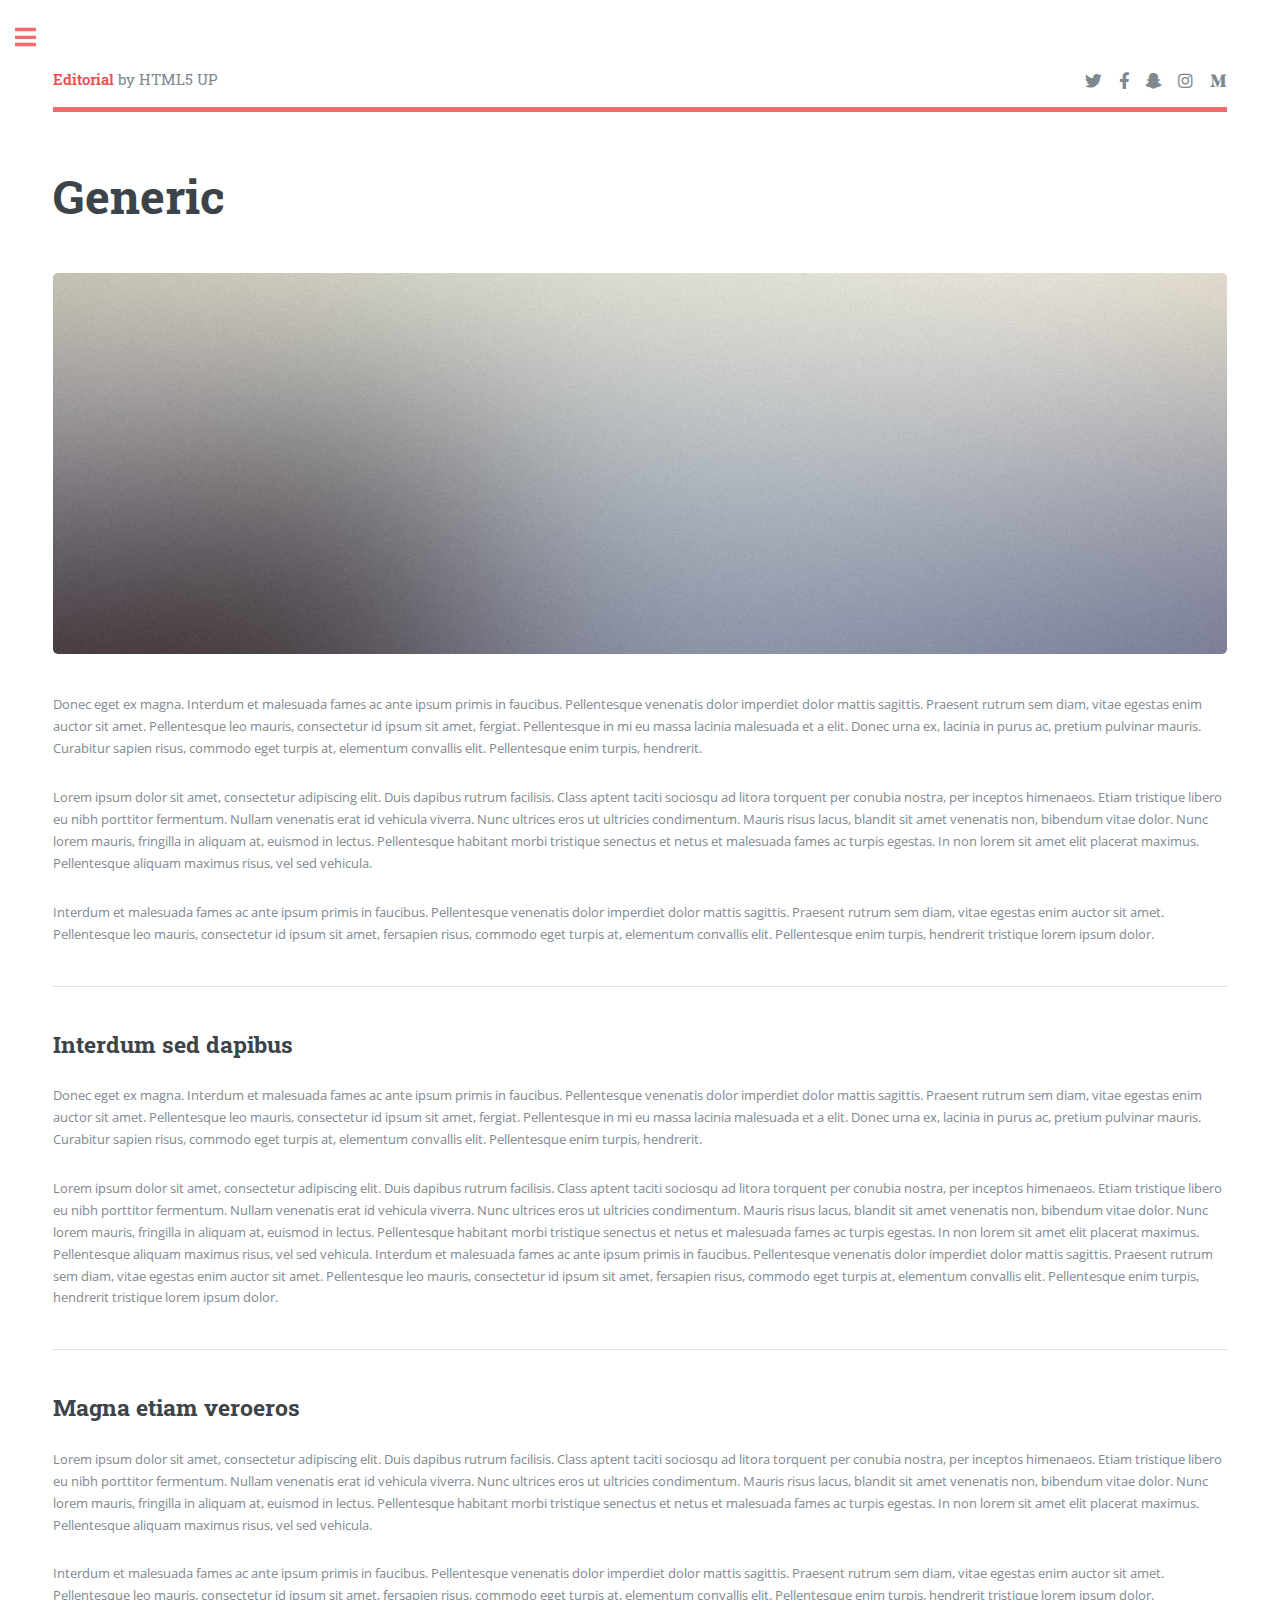
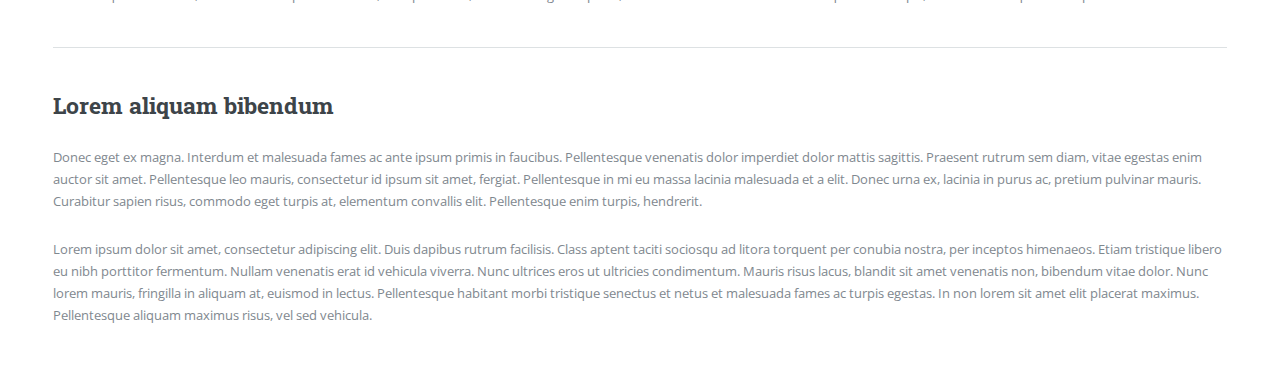
<file: generic.html>
<!DOCTYPE HTML>
<!--
	Editorial by HTML5 UP
	html5up.net | @ajlkn
	Free for personal and commercial use under the CCA 3.0 license (html5up.net/license)
-->
<html>
	<head>
		<title>Generic - Editorial by HTML5 UP</title>
		<meta charset="utf-8" />
		<meta name="viewport" content="width=device-width, initial-scale=1, user-scalable=no" />
		<link rel="stylesheet" href="assets/css/main.css" />
	</head>
	<body class="is-preload">

		<!-- Wrapper -->
			<div id="wrapper">

				<!-- Main -->
					<div id="main">
						<div class="inner">

							<!-- Header -->
								<header id="header">
									<a href="index.html" class="logo"><strong>Editorial</strong> by HTML5 UP</a>
									<ul class="icons">
										<li><a href="#" class="icon brands fa-twitter"><span class="label">Twitter</span></a></li>
										<li><a href="#" class="icon brands fa-facebook-f"><span class="label">Facebook</span></a></li>
										<li><a href="#" class="icon brands fa-snapchat-ghost"><span class="label">Snapchat</span></a></li>
										<li><a href="#" class="icon brands fa-instagram"><span class="label">Instagram</span></a></li>
										<li><a href="#" class="icon brands fa-medium-m"><span class="label">Medium</span></a></li>
									</ul>
								</header>

							<!-- Content -->
								<section>
									<header class="main">
										<h1>Generic</h1>
									</header>

									<span class="image main"><img src="images/pic11.jpg" alt="" /></span>

									<p>Donec eget ex magna. Interdum et malesuada fames ac ante ipsum primis in faucibus. Pellentesque venenatis dolor imperdiet dolor mattis sagittis. Praesent rutrum sem diam, vitae egestas enim auctor sit amet. Pellentesque leo mauris, consectetur id ipsum sit amet, fergiat. Pellentesque in mi eu massa lacinia malesuada et a elit. Donec urna ex, lacinia in purus ac, pretium pulvinar mauris. Curabitur sapien risus, commodo eget turpis at, elementum convallis elit. Pellentesque enim turpis, hendrerit.</p>
									<p>Lorem ipsum dolor sit amet, consectetur adipiscing elit. Duis dapibus rutrum facilisis. Class aptent taciti sociosqu ad litora torquent per conubia nostra, per inceptos himenaeos. Etiam tristique libero eu nibh porttitor fermentum. Nullam venenatis erat id vehicula viverra. Nunc ultrices eros ut ultricies condimentum. Mauris risus lacus, blandit sit amet venenatis non, bibendum vitae dolor. Nunc lorem mauris, fringilla in aliquam at, euismod in lectus. Pellentesque habitant morbi tristique senectus et netus et malesuada fames ac turpis egestas. In non lorem sit amet elit placerat maximus. Pellentesque aliquam maximus risus, vel sed vehicula.</p>
									<p>Interdum et malesuada fames ac ante ipsum primis in faucibus. Pellentesque venenatis dolor imperdiet dolor mattis sagittis. Praesent rutrum sem diam, vitae egestas enim auctor sit amet. Pellentesque leo mauris, consectetur id ipsum sit amet, fersapien risus, commodo eget turpis at, elementum convallis elit. Pellentesque enim turpis, hendrerit tristique lorem ipsum dolor.</p>

									<hr class="major" />

									<h2>Interdum sed dapibus</h2>
									<p>Donec eget ex magna. Interdum et malesuada fames ac ante ipsum primis in faucibus. Pellentesque venenatis dolor imperdiet dolor mattis sagittis. Praesent rutrum sem diam, vitae egestas enim auctor sit amet. Pellentesque leo mauris, consectetur id ipsum sit amet, fergiat. Pellentesque in mi eu massa lacinia malesuada et a elit. Donec urna ex, lacinia in purus ac, pretium pulvinar mauris. Curabitur sapien risus, commodo eget turpis at, elementum convallis elit. Pellentesque enim turpis, hendrerit.</p>
									<p>Lorem ipsum dolor sit amet, consectetur adipiscing elit. Duis dapibus rutrum facilisis. Class aptent taciti sociosqu ad litora torquent per conubia nostra, per inceptos himenaeos. Etiam tristique libero eu nibh porttitor fermentum. Nullam venenatis erat id vehicula viverra. Nunc ultrices eros ut ultricies condimentum. Mauris risus lacus, blandit sit amet venenatis non, bibendum vitae dolor. Nunc lorem mauris, fringilla in aliquam at, euismod in lectus. Pellentesque habitant morbi tristique senectus et netus et malesuada fames ac turpis egestas. In non lorem sit amet elit placerat maximus. Pellentesque aliquam maximus risus, vel sed vehicula. Interdum et malesuada fames ac ante ipsum primis in faucibus. Pellentesque venenatis dolor imperdiet dolor mattis sagittis. Praesent rutrum sem diam, vitae egestas enim auctor sit amet. Pellentesque leo mauris, consectetur id ipsum sit amet, fersapien risus, commodo eget turpis at, elementum convallis elit. Pellentesque enim turpis, hendrerit tristique lorem ipsum dolor.</p>

									<hr class="major" />

									<h2>Magna etiam veroeros</h2>
									<p>Lorem ipsum dolor sit amet, consectetur adipiscing elit. Duis dapibus rutrum facilisis. Class aptent taciti sociosqu ad litora torquent per conubia nostra, per inceptos himenaeos. Etiam tristique libero eu nibh porttitor fermentum. Nullam venenatis erat id vehicula viverra. Nunc ultrices eros ut ultricies condimentum. Mauris risus lacus, blandit sit amet venenatis non, bibendum vitae dolor. Nunc lorem mauris, fringilla in aliquam at, euismod in lectus. Pellentesque habitant morbi tristique senectus et netus et malesuada fames ac turpis egestas. In non lorem sit amet elit placerat maximus. Pellentesque aliquam maximus risus, vel sed vehicula.</p>
									<p>Interdum et malesuada fames ac ante ipsum primis in faucibus. Pellentesque venenatis dolor imperdiet dolor mattis sagittis. Praesent rutrum sem diam, vitae egestas enim auctor sit amet. Pellentesque leo mauris, consectetur id ipsum sit amet, fersapien risus, commodo eget turpis at, elementum convallis elit. Pellentesque enim turpis, hendrerit tristique lorem ipsum dolor.</p>

									<hr class="major" />

									<h2>Lorem aliquam bibendum</h2>
									<p>Donec eget ex magna. Interdum et malesuada fames ac ante ipsum primis in faucibus. Pellentesque venenatis dolor imperdiet dolor mattis sagittis. Praesent rutrum sem diam, vitae egestas enim auctor sit amet. Pellentesque leo mauris, consectetur id ipsum sit amet, fergiat. Pellentesque in mi eu massa lacinia malesuada et a elit. Donec urna ex, lacinia in purus ac, pretium pulvinar mauris. Curabitur sapien risus, commodo eget turpis at, elementum convallis elit. Pellentesque enim turpis, hendrerit.</p>
									<p>Lorem ipsum dolor sit amet, consectetur adipiscing elit. Duis dapibus rutrum facilisis. Class aptent taciti sociosqu ad litora torquent per conubia nostra, per inceptos himenaeos. Etiam tristique libero eu nibh porttitor fermentum. Nullam venenatis erat id vehicula viverra. Nunc ultrices eros ut ultricies condimentum. Mauris risus lacus, blandit sit amet venenatis non, bibendum vitae dolor. Nunc lorem mauris, fringilla in aliquam at, euismod in lectus. Pellentesque habitant morbi tristique senectus et netus et malesuada fames ac turpis egestas. In non lorem sit amet elit placerat maximus. Pellentesque aliquam maximus risus, vel sed vehicula.</p>

								</section>

						</div>
					</div>

				<!-- Sidebar -->
					<div id="sidebar">
						<div class="inner">

							<!-- Search -->
								<section id="search" class="alt">
									<form method="post" action="#">
										<input type="text" name="query" id="query" placeholder="Search" />
									</form>
								</section>

							<!-- Menu -->
								<nav id="menu">
									<header class="major">
										<h2>Menu</h2>
									</header>
									<ul>
										<li><a href="index.html">Homepage</a></li>
										<li><a href="generic.html">Generic</a></li>
										<li><a href="elements.html">Elements</a></li>
										<li>
											<span class="opener">Submenu</span>
											<ul>
												<li><a href="#">Lorem Dolor</a></li>
												<li><a href="#">Ipsum Adipiscing</a></li>
												<li><a href="#">Tempus Magna</a></li>
												<li><a href="#">Feugiat Veroeros</a></li>
											</ul>
										</li>
										<li><a href="#">Etiam Dolore</a></li>
										<li><a href="#">Adipiscing</a></li>
										<li>
											<span class="opener">Another Submenu</span>
											<ul>
												<li><a href="#">Lorem Dolor</a></li>
												<li><a href="#">Ipsum Adipiscing</a></li>
												<li><a href="#">Tempus Magna</a></li>
												<li><a href="#">Feugiat Veroeros</a></li>
											</ul>
										</li>
										<li><a href="#">Maximus Erat</a></li>
										<li><a href="#">Sapien Mauris</a></li>
										<li><a href="#">Amet Lacinia</a></li>
									</ul>
								</nav>

							<!-- Section -->
								<section>
									<header class="major">
										<h2>Ante interdum</h2>
									</header>
									<div class="mini-posts">
										<article>
											<a href="#" class="image"><img src="images/pic07.jpg" alt="" /></a>
											<p>Aenean ornare velit lacus, ac varius enim lorem ullamcorper dolore aliquam.</p>
										</article>
										<article>
											<a href="#" class="image"><img src="images/pic08.jpg" alt="" /></a>
											<p>Aenean ornare velit lacus, ac varius enim lorem ullamcorper dolore aliquam.</p>
										</article>
										<article>
											<a href="#" class="image"><img src="images/pic09.jpg" alt="" /></a>
											<p>Aenean ornare velit lacus, ac varius enim lorem ullamcorper dolore aliquam.</p>
										</article>
									</div>
									<ul class="actions">
										<li><a href="#" class="button">More</a></li>
									</ul>
								</section>

							<!-- Section -->
								<section>
									<header class="major">
										<h2>Get in touch</h2>
									</header>
									<p>Sed varius enim lorem ullamcorper dolore aliquam aenean ornare velit lacus, ac varius enim lorem ullamcorper dolore. Proin sed aliquam facilisis ante interdum. Sed nulla amet lorem feugiat tempus aliquam.</p>
									<ul class="contact">
										<li class="icon solid fa-envelope"><a href="#">information@untitled.tld</a></li>
										<li class="icon solid fa-phone">(000) 000-0000</li>
										<li class="icon solid fa-home">1234 Somewhere Road #8254<br />
										Nashville, TN 00000-0000</li>
									</ul>
								</section>

							<!-- Footer -->
								<footer id="footer">
									<p class="copyright">&copy; Untitled. All rights reserved. Demo Images: <a href="https://unsplash.com">Unsplash</a>. Design: <a href="https://html5up.net">HTML5 UP</a>.</p>
								</footer>

						</div>
					</div>

			</div>

		<!-- Scripts -->
			<script src="assets/js/jquery.min.js"></script>
			<script src="assets/js/browser.min.js"></script>
			<script src="assets/js/breakpoints.min.js"></script>
			<script src="assets/js/util.js"></script>
			<script src="assets/js/main.js"></script>

	</body>
</html>
</file>
<file: assets/css/main.css>
@import url(fontawesome-all.min.css);
@import url("https://fonts.googleapis.com/css?family=Open+Sans:400,600,400italic,600italic|Roboto+Slab:400,700");
/*
	Editorial by HTML5 UP
	html5up.net | @ajlkn
	Free for personal and commercial use under the CCA 3.0 license (html5up.net/license)
*/
html, body, div, span, applet, object,
iframe, h1, h2, h3, h4, h5, h6, p, blockquote,
pre, a, abbr, acronym, address, big, cite,
code, del, dfn, em, img, ins, kbd, q, s, samp,
small, strike, strong, sub, sup, tt, var, b,
u, i, center, dl, dt, dd, ol, ul, li, fieldset,
form, label, legend, table, caption, tbody,
tfoot, thead, tr, th, td, article, aside,
canvas, details, embed, figure, figcaption,
footer, header, hgroup, menu, nav, output, ruby,
section, summary, time, mark, audio, video {
  margin: 0;
  padding: 0;
  border: 0;
  font-size: 100%;
  font: inherit;
  vertical-align: baseline; }

article, aside, details, figcaption, figure,
footer, header, hgroup, menu, nav, section {
  display: block; }

body {
  line-height: 1; }

ol, ul {
  list-style: none; }

blockquote, q {
  quotes: none; }
  blockquote:before, blockquote:after, q:before, q:after {
    content: '';
    content: none; }

table {
  border-collapse: collapse;
  border-spacing: 0; }

body {
  -webkit-text-size-adjust: none; }

mark {
  background-color: transparent;
  color: inherit; }

input::-moz-focus-inner {
  border: 0;
  padding: 0; }

input, select, textarea {
  -moz-appearance: none;
  -webkit-appearance: none;
  -ms-appearance: none;
  appearance: none; }

/* Basic */
@-ms-viewport {
  width: device-width; }

body {
  -ms-overflow-style: scrollbar; }

@media screen and (max-width: 480px) {
  html, body {
    min-width: 320px; } }

html {
  box-sizing: border-box; }

*, *:before, *:after {
  box-sizing: inherit; }

body {
  background: #ffffff; }
  body.is-preload *, body.is-preload *:before, body.is-preload *:after, body.is-resizing *, body.is-resizing *:before, body.is-resizing *:after {
    -moz-animation: none !important;
    -webkit-animation: none !important;
    -ms-animation: none !important;
    animation: none !important;
    -moz-transition: none !important;
    -webkit-transition: none !important;
    -ms-transition: none !important;
    transition: none !important; }

/* Type */
body, input, select, textarea {
  color: #7f888f;
  font-family: "Open Sans", sans-serif;
  font-size: 13pt;
  font-weight: 400;
  line-height: 1.65; }
  @media screen and (max-width: 1680px) {
    body, input, select, textarea {
      font-size: 11pt; } }
  @media screen and (max-width: 1280px) {
    body, input, select, textarea {
      font-size: 10pt; } }
  @media screen and (max-width: 360px) {
    body, input, select, textarea {
      font-size: 9pt; } }

a {
  -moz-transition: color 0.2s ease-in-out, border-bottom-color 0.2s ease-in-out;
  -webkit-transition: color 0.2s ease-in-out, border-bottom-color 0.2s ease-in-out;
  -ms-transition: color 0.2s ease-in-out, border-bottom-color 0.2s ease-in-out;
  transition: color 0.2s ease-in-out, border-bottom-color 0.2s ease-in-out;
  border-bottom: dotted 1px;
  color: #f56a6a;
  text-decoration: none; }
  

strong, b {
  color: #f04e4e;
  font-weight: 600; }

em, i {
  font-style: italic; }

p {
  margin: 0 0 2em 0; }

h1, h2, h3, h4, h5, h6 {
  color: #3d4449;
  font-family: "Roboto Slab", serif;
  font-weight: 700;
  line-height: 1.5;
  margin: 0 0 1em 0; }
  h1 a, h2 a, h3 a, h4 a, h5 a, h6 a {
    color: inherit;
    text-decoration: none;
    border-bottom: 0; }

h1 {
  font-size: 4em;
  margin: 0 0 0.5em 0;
  line-height: 1.3; }

h2 {
  font-size: 1.75em; }

h3 {
  font-size: 1.25em; }

h4 {
  font-size: 1.1em; }

h5 {
  font-size: 0.9em; }

h6 {
  font-size: 0.7em; }

@media screen and (max-width: 1680px) {
  h1 {
    font-size: 3.5em; } }

@media screen and (max-width: 980px) {
  h1 {
    font-size: 3.25em; } }

@media screen and (max-width: 736px) {
  h1 {
    font-size: 2em;
    line-height: 1.4; }
  h2 {
    font-size: 1.5em; } }

sub {
  font-size: 0.8em;
  position: relative;
  top: 0.5em; }

sup {
  font-size: 0.8em;
  position: relative;
  top: -0.5em; }

blockquote {
  border-left: solid 3px rgba(210, 215, 217, 0.75);
  font-style: italic;
  margin: 0 0 2em 0;
  padding: 0.5em 0 0.5em 2em; }

code {
  background: rgba(230, 235, 237, 0.25);
  border-radius: 0.375em;
  border: solid 1px rgba(210, 215, 217, 0.75);
  font-family: "Courier New", monospace;
  font-size: 0.9em;
  margin: 0 0.25em;
  padding: 0.25em 0.65em; }

pre {
  -webkit-overflow-scrolling: touch;
  font-family: "Courier New", monospace;
  font-size: 0.9em;
  margin: 0 0 2em 0; }
  pre code {
    display: block;
    line-height: 1.75;
    padding: 1em 1.5em;
    overflow-x: auto; }

hr {
  border: 0;
  border-bottom: solid 1px rgba(210, 215, 217, 0.75);
  margin: 2em 0; }
  hr.major {
    margin: 3em 0; }

.align-left {
  text-align: left; }

.align-center {
  text-align: center; }

.align-right {
  text-align: right; }

/* Row */
.row {
  display: flex;
  flex-wrap: wrap;
  box-sizing: border-box;
  align-items: stretch; }
  .row > * {
    box-sizing: border-box; }
  .row.gtr-uniform > * > :last-child {
    margin-bottom: 0; }
  .row.aln-left {
    justify-content: flex-start; }
  .row.aln-center {
    justify-content: center; }
  .row.aln-right {
    justify-content: flex-end; }
  .row.aln-top {
    align-items: flex-start; }
  .row.aln-middle {
    align-items: center; }
  .row.aln-bottom {
    align-items: flex-end; }
  .row > .imp {
    order: -1; }
  .row > .col-1 {
    width: 8.33333%; }
  .row > .off-1 {
    margin-left: 8.33333%; }
  .row > .col-2 {
    width: 16.66667%; }
  .row > .off-2 {
    margin-left: 16.66667%; }
  .row > .col-3 {
    width: 25%; }
  .row > .off-3 {
    margin-left: 25%; }
  .row > .col-4 {
    width: 33.33333%; }
  .row > .off-4 {
    margin-left: 33.33333%; }
  .row > .col-5 {
    width: 41.66667%; }
  .row > .off-5 {
    margin-left: 41.66667%; }
  .row > .col-6 {
    width: 50%; }
  .row > .off-6 {
    margin-left: 50%; }
  .row > .col-7 {
    width: 58.33333%; }
  .row > .off-7 {
    margin-left: 58.33333%; }
  .row > .col-8 {
    width: 66.66667%; }
  .row > .off-8 {
    margin-left: 66.66667%; }
  .row > .col-9 {
    width: 75%; }
  .row > .off-9 {
    margin-left: 75%; }
  .row > .col-10 {
    width: 83.33333%; }
  .row > .off-10 {
    margin-left: 83.33333%; }
  .row > .col-11 {
    width: 91.66667%; }
  .row > .off-11 {
    margin-left: 91.66667%; }
  .row > .col-12 {
    width: 100%; }
  .row > .off-12 {
    margin-left: 100%; }
  .row.gtr-0 {
    margin-top: 0;
    margin-left: 0em; }
    .row.gtr-0 > * {
      padding: 0 0 0 0em; }
    .row.gtr-0.gtr-uniform {
      margin-top: 0em; }
      .row.gtr-0.gtr-uniform > * {
        padding-top: 0em; }
  .row.gtr-25 {
    margin-top: 0;
    margin-left: -0.375em; }
    .row.gtr-25 > * {
      padding: 0 0 0 0.375em; }
    .row.gtr-25.gtr-uniform {
      margin-top: -0.375em; }
      .row.gtr-25.gtr-uniform > * {
        padding-top: 0.375em; }
  .row.gtr-50 {
    margin-top: 0;
    margin-left: -0.75em; }
    .row.gtr-50 > * {
      padding: 0 0 0 0.75em; }
    .row.gtr-50.gtr-uniform {
      margin-top: -0.75em; }
      .row.gtr-50.gtr-uniform > * {
        padding-top: 0.75em; }
  .row {
    margin-top: 0;
    margin-left: -1.5em; }
    .row > * {
      padding: 0 0 0 1.5em; }
    .row.gtr-uniform {
      margin-top: -1.5em; }
      .row.gtr-uniform > * {
        padding-top: 1.5em; }
  .row.gtr-150 {
    margin-top: 0;
    margin-left: -2.25em; }
    .row.gtr-150 > * {
      padding: 0 0 0 2.25em; }
    .row.gtr-150.gtr-uniform {
      margin-top: -2.25em; }
      .row.gtr-150.gtr-uniform > * {
        padding-top: 2.25em; }
  .row.gtr-200 {
    margin-top: 0;
    margin-left: -3em; }
    .row.gtr-200 > * {
      padding: 0 0 0 3em; }
    .row.gtr-200.gtr-uniform {
      margin-top: -3em; }
      .row.gtr-200.gtr-uniform > * {
        padding-top: 3em; }
  @media screen and (max-width: 1680px) {
    .row {
      display: flex;
      flex-wrap: wrap;
      box-sizing: border-box;
      align-items: stretch; }
      .row > * {
        box-sizing: border-box; }
      .row.gtr-uniform > * > :last-child {
        margin-bottom: 0; }
      .row.aln-left {
        justify-content: flex-start; }
      .row.aln-center {
        justify-content: center; }
      .row.aln-right {
        justify-content: flex-end; }
      .row.aln-top {
        align-items: flex-start; }
      .row.aln-middle {
        align-items: center; }
      .row.aln-bottom {
        align-items: flex-end; }
      .row > .imp-xlarge {
        order: -1; }
      .row > .col-1-xlarge {
        width: 8.33333%; }
      .row > .off-1-xlarge {
        margin-left: 8.33333%; }
      .row > .col-2-xlarge {
        width: 16.66667%; }
      .row > .off-2-xlarge {
        margin-left: 16.66667%; }
      .row > .col-3-xlarge {
        width: 25%; }
      .row > .off-3-xlarge {
        margin-left: 25%; }
      .row > .col-4-xlarge {
        width: 33.33333%; }
      .row > .off-4-xlarge {
        margin-left: 33.33333%; }
      .row > .col-5-xlarge {
        width: 41.66667%; }
      .row > .off-5-xlarge {
        margin-left: 41.66667%; }
      .row > .col-6-xlarge {
        width: 50%; }
      .row > .off-6-xlarge {
        margin-left: 50%; }
      .row > .col-7-xlarge {
        width: 58.33333%; }
      .row > .off-7-xlarge {
        margin-left: 58.33333%; }
      .row > .col-8-xlarge {
        width: 66.66667%; }
      .row > .off-8-xlarge {
        margin-left: 66.66667%; }
      .row > .col-9-xlarge {
        width: 75%; }
      .row > .off-9-xlarge {
        margin-left: 75%; }
      .row > .col-10-xlarge {
        width: 83.33333%; }
      .row > .off-10-xlarge {
        margin-left: 83.33333%; }
      .row > .col-11-xlarge {
        width: 91.66667%; }
      .row > .off-11-xlarge {
        margin-left: 91.66667%; }
      .row > .col-12-xlarge {
        width: 100%; }
      .row > .off-12-xlarge {
        margin-left: 100%; }
      .row.gtr-0 {
        margin-top: 0;
        margin-left: 0em; }
        .row.gtr-0 > * {
          padding: 0 0 0 0em; }
        .row.gtr-0.gtr-uniform {
          margin-top: 0em; }
          .row.gtr-0.gtr-uniform > * {
            padding-top: 0em; }
      .row.gtr-25 {
        margin-top: 0;
        margin-left: -0.375em; }
        .row.gtr-25 > * {
          padding: 0 0 0 0.375em; }
        .row.gtr-25.gtr-uniform {
          margin-top: -0.375em; }
          .row.gtr-25.gtr-uniform > * {
            padding-top: 0.375em; }
      .row.gtr-50 {
        margin-top: 0;
        margin-left: -0.75em; }
        .row.gtr-50 > * {
          padding: 0 0 0 0.75em; }
        .row.gtr-50.gtr-uniform {
          margin-top: -0.75em; }
          .row.gtr-50.gtr-uniform > * {
            padding-top: 0.75em; }
      .row {
        margin-top: 0;
        margin-left: -1.5em; }
        .row > * {
          padding: 0 0 0 1.5em; }
        .row.gtr-uniform {
          margin-top: -1.5em; }
          .row.gtr-uniform > * {
            padding-top: 1.5em; }
      .row.gtr-150 {
        margin-top: 0;
        margin-left: -2.25em; }
        .row.gtr-150 > * {
          padding: 0 0 0 2.25em; }
        .row.gtr-150.gtr-uniform {
          margin-top: -2.25em; }
          .row.gtr-150.gtr-uniform > * {
            padding-top: 2.25em; }
      .row.gtr-200 {
        margin-top: 0;
        margin-left: -3em; }
        .row.gtr-200 > * {
          padding: 0 0 0 3em; }
        .row.gtr-200.gtr-uniform {
          margin-top: -3em; }
          .row.gtr-200.gtr-uniform > * {
            padding-top: 3em; } }
  @media screen and (max-width: 1280px) {
    .row {
      display: flex;
      flex-wrap: wrap;
      box-sizing: border-box;
      align-items: stretch; }
      .row > * {
        box-sizing: border-box; }
      .row.gtr-uniform > * > :last-child {
        margin-bottom: 0; }
      .row.aln-left {
        justify-content: flex-start; }
      .row.aln-center {
        justify-content: center; }
      .row.aln-right {
        justify-content: flex-end; }
      .row.aln-top {
        align-items: flex-start; }
      .row.aln-middle {
        align-items: center; }
      .row.aln-bottom {
        align-items: flex-end; }
      .row > .imp-large {
        order: -1; }
      .row > .col-1-large {
        width: 8.33333%; }
      .row > .off-1-large {
        margin-left: 8.33333%; }
      .row > .col-2-large {
        width: 16.66667%; }
      .row > .off-2-large {
        margin-left: 16.66667%; }
      .row > .col-3-large {
        width: 25%; }
      .row > .off-3-large {
        margin-left: 25%; }
      .row > .col-4-large {
        width: 33.33333%; }
      .row > .off-4-large {
        margin-left: 33.33333%; }
      .row > .col-5-large {
        width: 41.66667%; }
      .row > .off-5-large {
        margin-left: 41.66667%; }
      .row > .col-6-large {
        width: 50%; }
      .row > .off-6-large {
        margin-left: 50%; }
      .row > .col-7-large {
        width: 58.33333%; }
      .row > .off-7-large {
        margin-left: 58.33333%; }
      .row > .col-8-large {
        width: 66.66667%; }
      .row > .off-8-large {
        margin-left: 66.66667%; }
      .row > .col-9-large {
        width: 75%; }
      .row > .off-9-large {
        margin-left: 75%; }
      .row > .col-10-large {
        width: 83.33333%; }
      .row > .off-10-large {
        margin-left: 83.33333%; }
      .row > .col-11-large {
        width: 91.66667%; }
      .row > .off-11-large {
        margin-left: 91.66667%; }
      .row > .col-12-large {
        width: 100%; }
      .row > .off-12-large {
        margin-left: 100%; }
      .row.gtr-0 {
        margin-top: 0;
        margin-left: 0em; }
        .row.gtr-0 > * {
          padding: 0 0 0 0em; }
        .row.gtr-0.gtr-uniform {
          margin-top: 0em; }
          .row.gtr-0.gtr-uniform > * {
            padding-top: 0em; }
      .row.gtr-25 {
        margin-top: 0;
        margin-left: -0.375em; }
        .row.gtr-25 > * {
          padding: 0 0 0 0.375em; }
        .row.gtr-25.gtr-uniform {
          margin-top: -0.375em; }
          .row.gtr-25.gtr-uniform > * {
            padding-top: 0.375em; }
      .row.gtr-50 {
        margin-top: 0;
        margin-left: -0.75em; }
        .row.gtr-50 > * {
          padding: 0 0 0 0.75em; }
        .row.gtr-50.gtr-uniform {
          margin-top: -0.75em; }
          .row.gtr-50.gtr-uniform > * {
            padding-top: 0.75em; }
      .row {
        margin-top: 0;
        margin-left: -1.5em; }
        .row > * {
          padding: 0 0 0 1.5em; }
        .row.gtr-uniform {
          margin-top: -1.5em; }
          .row.gtr-uniform > * {
            padding-top: 1.5em; }
      .row.gtr-150 {
        margin-top: 0;
        margin-left: -2.25em; }
        .row.gtr-150 > * {
          padding: 0 0 0 2.25em; }
        .row.gtr-150.gtr-uniform {
          margin-top: -2.25em; }
          .row.gtr-150.gtr-uniform > * {
            padding-top: 2.25em; }
      .row.gtr-200 {
        margin-top: 0;
        margin-left: -3em; }
        .row.gtr-200 > * {
          padding: 0 0 0 3em; }
        .row.gtr-200.gtr-uniform {
          margin-top: -3em; }
          .row.gtr-200.gtr-uniform > * {
            padding-top: 3em; } }
  @media screen and (max-width: 980px) {
    .row {
      display: flex;
      flex-wrap: wrap;
      box-sizing: border-box;
      align-items: stretch; }
      .row > * {
        box-sizing: border-box; }
      .row.gtr-uniform > * > :last-child {
        margin-bottom: 0; }
      .row.aln-left {
        justify-content: flex-start; }
      .row.aln-center {
        justify-content: center; }
      .row.aln-right {
        justify-content: flex-end; }
      .row.aln-top {
        align-items: flex-start; }
      .row.aln-middle {
        align-items: center; }
      .row.aln-bottom {
        align-items: flex-end; }
      .row > .imp-medium {
        order: -1; }
      .row > .col-1-medium {
        width: 8.33333%; }
      .row > .off-1-medium {
        margin-left: 8.33333%; }
      .row > .col-2-medium {
        width: 16.66667%; }
      .row > .off-2-medium {
        margin-left: 16.66667%; }
      .row > .col-3-medium {
        width: 25%; }
      .row > .off-3-medium {
        margin-left: 25%; }
      .row > .col-4-medium {
        width: 33.33333%; }
      .row > .off-4-medium {
        margin-left: 33.33333%; }
      .row > .col-5-medium {
        width: 41.66667%; }
      .row > .off-5-medium {
        margin-left: 41.66667%; }
      .row > .col-6-medium {
        width: 50%; }
      .row > .off-6-medium {
        margin-left: 50%; }
      .row > .col-7-medium {
        width: 58.33333%; }
      .row > .off-7-medium {
        margin-left: 58.33333%; }
      .row > .col-8-medium {
        width: 66.66667%; }
      .row > .off-8-medium {
        margin-left: 66.66667%; }
      .row > .col-9-medium {
        width: 75%; }
      .row > .off-9-medium {
        margin-left: 75%; }
      .row > .col-10-medium {
        width: 83.33333%; }
      .row > .off-10-medium {
        margin-left: 83.33333%; }
      .row > .col-11-medium {
        width: 91.66667%; }
      .row > .off-11-medium {
        margin-left: 91.66667%; }
      .row > .col-12-medium {
        width: 100%; }
      .row > .off-12-medium {
        margin-left: 100%; }
      .row.gtr-0 {
        margin-top: 0;
        margin-left: 0em; }
        .row.gtr-0 > * {
          padding: 0 0 0 0em; }
        .row.gtr-0.gtr-uniform {
          margin-top: 0em; }
          .row.gtr-0.gtr-uniform > * {
            padding-top: 0em; }
      .row.gtr-25 {
        margin-top: 0;
        margin-left: -0.375em; }
        .row.gtr-25 > * {
          padding: 0 0 0 0.375em; }
        .row.gtr-25.gtr-uniform {
          margin-top: -0.375em; }
          .row.gtr-25.gtr-uniform > * {
            padding-top: 0.375em; }
      .row.gtr-50 {
        margin-top: 0;
        margin-left: -0.75em; }
        .row.gtr-50 > * {
          padding: 0 0 0 0.75em; }
        .row.gtr-50.gtr-uniform {
          margin-top: -0.75em; }
          .row.gtr-50.gtr-uniform > * {
            padding-top: 0.75em; }
      .row {
        margin-top: 0;
        margin-left: -1.5em; }
        .row > * {
          padding: 0 0 0 1.5em; }
        .row.gtr-uniform {
          margin-top: -1.5em; }
          .row.gtr-uniform > * {
            padding-top: 1.5em; }
      .row.gtr-150 {
        margin-top: 0;
        margin-left: -2.25em; }
        .row.gtr-150 > * {
          padding: 0 0 0 2.25em; }
        .row.gtr-150.gtr-uniform {
          margin-top: -2.25em; }
          .row.gtr-150.gtr-uniform > * {
            padding-top: 2.25em; }
      .row.gtr-200 {
        margin-top: 0;
        margin-left: -3em; }
        .row.gtr-200 > * {
          padding: 0 0 0 3em; }
        .row.gtr-200.gtr-uniform {
          margin-top: -3em; }
          .row.gtr-200.gtr-uniform > * {
            padding-top: 3em; } }
  @media screen and (max-width: 736px) {
    .row {
      display: flex;
      flex-wrap: wrap;
      box-sizing: border-box;
      align-items: stretch; }
      .row > * {
        box-sizing: border-box; }
      .row.gtr-uniform > * > :last-child {
        margin-bottom: 0; }
      .row.aln-left {
        justify-content: flex-start; }
      .row.aln-center {
        justify-content: center; }
      .row.aln-right {
        justify-content: flex-end; }
      .row.aln-top {
        align-items: flex-start; }
      .row.aln-middle {
        align-items: center; }
      .row.aln-bottom {
        align-items: flex-end; }
      .row > .imp-small {
        order: -1; }
      .row > .col-1-small {
        width: 8.33333%; }
      .row > .off-1-small {
        margin-left: 8.33333%; }
      .row > .col-2-small {
        width: 16.66667%; }
      .row > .off-2-small {
        margin-left: 16.66667%; }
      .row > .col-3-small {
        width: 25%; }
      .row > .off-3-small {
        margin-left: 25%; }
      .row > .col-4-small {
        width: 33.33333%; }
      .row > .off-4-small {
        margin-left: 33.33333%; }
      .row > .col-5-small {
        width: 41.66667%; }
      .row > .off-5-small {
        margin-left: 41.66667%; }
      .row > .col-6-small {
        width: 50%; }
      .row > .off-6-small {
        margin-left: 50%; }
      .row > .col-7-small {
        width: 58.33333%; }
      .row > .off-7-small {
        margin-left: 58.33333%; }
      .row > .col-8-small {
        width: 66.66667%; }
      .row > .off-8-small {
        margin-left: 66.66667%; }
      .row > .col-9-small {
        width: 75%; }
      .row > .off-9-small {
        margin-left: 75%; }
      .row > .col-10-small {
        width: 83.33333%; }
      .row > .off-10-small {
        margin-left: 83.33333%; }
      .row > .col-11-small {
        width: 91.66667%; }
      .row > .off-11-small {
        margin-left: 91.66667%; }
      .row > .col-12-small {
        width: 100%; }
      .row > .off-12-small {
        margin-left: 100%; }
      .row.gtr-0 {
        margin-top: 0;
        margin-left: 0em; }
        .row.gtr-0 > * {
          padding: 0 0 0 0em; }
        .row.gtr-0.gtr-uniform {
          margin-top: 0em; }
          .row.gtr-0.gtr-uniform > * {
            padding-top: 0em; }
      .row.gtr-25 {
        margin-top: 0;
        margin-left: -0.375em; }
        .row.gtr-25 > * {
          padding: 0 0 0 0.375em; }
        .row.gtr-25.gtr-uniform {
          margin-top: -0.375em; }
          .row.gtr-25.gtr-uniform > * {
            padding-top: 0.375em; }
      .row.gtr-50 {
        margin-top: 0;
        margin-left: -0.75em; }
        .row.gtr-50 > * {
          padding: 0 0 0 0.75em; }
        .row.gtr-50.gtr-uniform {
          margin-top: -0.75em; }
          .row.gtr-50.gtr-uniform > * {
            padding-top: 0.75em; }
      .row {
        margin-top: 0;
        margin-left: -1.5em; }
        .row > * {
          padding: 0 0 0 1.5em; }
        .row.gtr-uniform {
          margin-top: -1.5em; }
          .row.gtr-uniform > * {
            padding-top: 1.5em; }
      .row.gtr-150 {
        margin-top: 0;
        margin-left: -2.25em; }
        .row.gtr-150 > * {
          padding: 0 0 0 2.25em; }
        .row.gtr-150.gtr-uniform {
          margin-top: -2.25em; }
          .row.gtr-150.gtr-uniform > * {
            padding-top: 2.25em; }
      .row.gtr-200 {
        margin-top: 0;
        margin-left: -3em; }
        .row.gtr-200 > * {
          padding: 0 0 0 3em; }
        .row.gtr-200.gtr-uniform {
          margin-top: -3em; }
          .row.gtr-200.gtr-uniform > * {
            padding-top: 3em; } }
  @media screen and (max-width: 480px) {
    .row {
      display: flex;
      flex-wrap: wrap;
      box-sizing: border-box;
      align-items: stretch; }
      .row > * {
        box-sizing: border-box; }
      .row.gtr-uniform > * > :last-child {
        margin-bottom: 0; }
      .row.aln-left {
        justify-content: flex-start; }
      .row.aln-center {
        justify-content: center; }
      .row.aln-right {
        justify-content: flex-end; }
      .row.aln-top {
        align-items: flex-start; }
      .row.aln-middle {
        align-items: center; }
      .row.aln-bottom {
        align-items: flex-end; }
      .row > .imp-xsmall {
        order: -1; }
      .row > .col-1-xsmall {
        width: 8.33333%; }
      .row > .off-1-xsmall {
        margin-left: 8.33333%; }
      .row > .col-2-xsmall {
        width: 16.66667%; }
      .row > .off-2-xsmall {
        margin-left: 16.66667%; }
      .row > .col-3-xsmall {
        width: 25%; }
      .row > .off-3-xsmall {
        margin-left: 25%; }
      .row > .col-4-xsmall {
        width: 33.33333%; }
      .row > .off-4-xsmall {
        margin-left: 33.33333%; }
      .row > .col-5-xsmall {
        width: 41.66667%; }
      .row > .off-5-xsmall {
        margin-left: 41.66667%; }
      .row > .col-6-xsmall {
        width: 50%; }
      .row > .off-6-xsmall {
        margin-left: 50%; }
      .row > .col-7-xsmall {
        width: 58.33333%; }
      .row > .off-7-xsmall {
        margin-left: 58.33333%; }
      .row > .col-8-xsmall {
        width: 66.66667%; }
      .row > .off-8-xsmall {
        margin-left: 66.66667%; }
      .row > .col-9-xsmall {
        width: 75%; }
      .row > .off-9-xsmall {
        margin-left: 75%; }
      .row > .col-10-xsmall {
        width: 83.33333%; }
      .row > .off-10-xsmall {
        margin-left: 83.33333%; }
      .row > .col-11-xsmall {
        width: 91.66667%; }
      .row > .off-11-xsmall {
        margin-left: 91.66667%; }
      .row > .col-12-xsmall {
        width: 100%; }
      .row > .off-12-xsmall {
        margin-left: 100%; }
      .row.gtr-0 {
        margin-top: 0;
        margin-left: 0em; }
        .row.gtr-0 > * {
          padding: 0 0 0 0em; }
        .row.gtr-0.gtr-uniform {
          margin-top: 0em; }
          .row.gtr-0.gtr-uniform > * {
            padding-top: 0em; }
      .row.gtr-25 {
        margin-top: 0;
        margin-left: -0.375em; }
        .row.gtr-25 > * {
          padding: 0 0 0 0.375em; }
        .row.gtr-25.gtr-uniform {
          margin-top: -0.375em; }
          .row.gtr-25.gtr-uniform > * {
            padding-top: 0.375em; }
      .row.gtr-50 {
        margin-top: 0;
        margin-left: -0.75em; }
        .row.gtr-50 > * {
          padding: 0 0 0 0.75em; }
        .row.gtr-50.gtr-uniform {
          margin-top: -0.75em; }
          .row.gtr-50.gtr-uniform > * {
            padding-top: 0.75em; }
      .row {
        margin-top: 0;
        margin-left: -1.5em; }
        .row > * {
          padding: 0 0 0 1.5em; }
        .row.gtr-uniform {
          margin-top: -1.5em; }
          .row.gtr-uniform > * {
            padding-top: 1.5em; }
      .row.gtr-150 {
        margin-top: 0;
        margin-left: -2.25em; }
        .row.gtr-150 > * {
          padding: 0 0 0 2.25em; }
        .row.gtr-150.gtr-uniform {
          margin-top: -2.25em; }
          .row.gtr-150.gtr-uniform > * {
            padding-top: 2.25em; }
      .row.gtr-200 {
        margin-top: 0;
        margin-left: -3em; }
        .row.gtr-200 > * {
          padding: 0 0 0 3em; }
        .row.gtr-200.gtr-uniform {
          margin-top: -3em; }
          .row.gtr-200.gtr-uniform > * {
            padding-top: 3em; } }

/* Section/Article */
section.special, article.special {
  text-align: center; }

header p {
  font-family: "Roboto Slab", serif;
  font-size: 1em;
  font-weight: 400;
  letter-spacing: 0.075em;
  margin-top: -0.5em;
  text-transform: uppercase; }

header.major > :last-child {
  border-bottom: solid 3px #f56a6a;
  display: inline-block;
  margin: 0 0 2em 0;
  padding: 0 0.75em 0.5em 0; }

header.main > :last-child {
  margin: 0 0 1em 0; }

/* Form */
form {
  margin: 0 0 2em 0; }

label {
  color: #3d4449;
  display: block;
  font-size: 0.9em;
  font-weight: 600;
  margin: 0 0 1em 0; }

input[type="text"],
input[type="password"],
input[type="email"],
input[type="tel"],
input[type="search"],
input[type="url"],
select,
textarea {
  -moz-appearance: none;
  -webkit-appearance: none;
  -ms-appearance: none;
  appearance: none;
  background: #ffffff;
  border-radius: 0.375em;
  border: none;
  border: solid 1px rgba(210, 215, 217, 0.75);
  color: inherit;
  display: block;
  outline: 0;
  padding: 0 1em;
  text-decoration: none;
  width: 100%; }
  input[type="text"]:invalid,
  input[type="password"]:invalid,
  input[type="email"]:invalid,
  input[type="tel"]:invalid,
  input[type="search"]:invalid,
  input[type="url"]:invalid,
  select:invalid,
  textarea:invalid {
    box-shadow: none; }
  input[type="text"]:focus,
  input[type="password"]:focus,
  input[type="email"]:focus,
  input[type="tel"]:focus,
  input[type="search"]:focus,
  input[type="url"]:focus,
  select:focus,
  textarea:focus {
    border-color: #f56a6a;
    box-shadow: 0 0 0 1px #f56a6a; }

select {
  background-image: url("data:image/svg+xml;charset=utf8,%3Csvg xmlns='http://www.w3.org/2000/svg' width='40' height='40' preserveAspectRatio='none' viewBox='0 0 40 40'%3E%3Cpath d='M9.4,12.3l10.4,10.4l10.4-10.4c0.2-0.2,0.5-0.4,0.9-0.4c0.3,0,0.6,0.1,0.9,0.4l3.3,3.3c0.2,0.2,0.4,0.5,0.4,0.9 c0,0.4-0.1,0.6-0.4,0.9L20.7,31.9c-0.2,0.2-0.5,0.4-0.9,0.4c-0.3,0-0.6-0.1-0.9-0.4L4.3,17.3c-0.2-0.2-0.4-0.5-0.4-0.9 c0-0.4,0.1-0.6,0.4-0.9l3.3-3.3c0.2-0.2,0.5-0.4,0.9-0.4S9.1,12.1,9.4,12.3z' fill='rgba(210, 215, 217, 0.75)' /%3E%3C/svg%3E");
  background-size: 1.25em;
  background-repeat: no-repeat;
  background-position: calc(100% - 1em) center;
  height: 2.75em;
  padding-right: 2.75em;
  text-overflow: ellipsis; }
  select option {
    color: #3d4449;
    background: #ffffff; }
  select:focus::-ms-value {
    background-color: transparent; }
  select::-ms-expand {
    display: none; }

input[type="text"],
input[type="password"],
input[type="email"],
input[type="tel"],
input[type="search"],
input[type="url"],
select {
  height: 2.75em; }

textarea {
  padding: 0.75em 1em; }

input[type="checkbox"],
input[type="radio"] {
  -moz-appearance: none;
  -webkit-appearance: none;
  -ms-appearance: none;
  appearance: none;
  display: block;
  float: left;
  margin-right: -2em;
  opacity: 0;
  width: 1em;
  z-index: -1; }
  input[type="checkbox"] + label,
  input[type="radio"] + label {
    text-decoration: none;
    color: #7f888f;
    cursor: pointer;
    display: inline-block;
    font-size: 1em;
    font-weight: 400;
    padding-left: 2.4em;
    padding-right: 0.75em;
    position: relative; }
    input[type="checkbox"] + label:before,
    input[type="radio"] + label:before {
      -moz-osx-font-smoothing: grayscale;
      -webkit-font-smoothing: antialiased;
      display: inline-block;
      font-style: normal;
      font-variant: normal;
      text-rendering: auto;
      line-height: 1;
      text-transform: none !important;
      font-family: 'Font Awesome 5 Free';
      font-weight: 900; }
    input[type="checkbox"] + label:before,
    input[type="radio"] + label:before {
      background: #ffffff;
      border-radius: 0.375em;
      border: solid 1px rgba(210, 215, 217, 0.75);
      content: '';
      display: inline-block;
      font-size: 0.8em;
      height: 2.0625em;
      left: 0;
      line-height: 2.0625em;
      position: absolute;
      text-align: center;
      top: 0;
      width: 2.0625em; }
  input[type="checkbox"]:checked + label:before,
  input[type="radio"]:checked + label:before {
    background: #3d4449;
    border-color: #3d4449;
    color: #ffffff;
    content: '\f00c'; }
  input[type="checkbox"]:focus + label:before,
  input[type="radio"]:focus + label:before {
    border-color: #f56a6a;
    box-shadow: 0 0 0 1px #f56a6a; }

input[type="checkbox"] + label:before {
  border-radius: 0.375em; }

input[type="radio"] + label:before {
  border-radius: 100%; }

::-webkit-input-placeholder {
  color: #9fa3a6 !important;
  opacity: 1.0; }

:-moz-placeholder {
  color: #9fa3a6 !important;
  opacity: 1.0; }

::-moz-placeholder {
  color: #9fa3a6 !important;
  opacity: 1.0; }

:-ms-input-placeholder {
  color: #9fa3a6 !important;
  opacity: 1.0; }

/* Box */
.box {
  border-radius: 0.375em;
  border: solid 1px rgba(210, 215, 217, 0.75);
  margin-bottom: 2em;
  padding: 1.5em; }
  .box > :last-child,
  .box > :last-child > :last-child,
  .box > :last-child > :last-child > :last-child {
    margin-bottom: 0; }
  .box.alt {
    border: 0;
    border-radius: 0;
    padding: 0; }

/* Icon */
.icon {
  text-decoration: none;
  border-bottom: none;
  position: relative; }
  .icon:before {
    -moz-osx-font-smoothing: grayscale;
    -webkit-font-smoothing: antialiased;
    display: inline-block;
    font-style: normal;
    font-variant: normal;
    text-rendering: auto;
    line-height: 1;
    text-transform: none !important;
    font-family: 'Font Awesome 5 Free';
    font-weight: 400; }
  .icon > .label {
    display: none; }
  .icon:before {
    line-height: inherit; }
  .icon.solid:before {
    font-weight: 900; }
  .icon.brands:before {
    font-family: 'Font Awesome 5 Brands'; }

/* Image */
.image {
  border-radius: 0.375em;
  border: 0;
  display: inline-block;
  position: relative; }
  .image img {
    border-radius: 0.375em;
    display: block; }
  .image.left, .image.right {
    max-width: 40%; }
    .image.left img, .image.right img {
      width: 100%; }
  .image.left {
    float: left;
    padding: 0 1.5em 1em 0;
    top: 0.25em; }
  .image.right {
    float: right;
    padding: 0 0 1em 1.5em;
    top: 0.25em; }
  .image.fit {
    display: block;
    margin: 0 0 2em 0;
    width: 100%; }
    .image.fit img {
      width: 100%; }
  .image.main {
    display: block;
    margin: 0 0 3em 0;
    width: 100%; }
    .image.main img {
      width: 100%; }

a.image {
  overflow: hidden; }
  a.image img {
    -moz-transition: -moz-transform 0.2s ease;
    -webkit-transition: -webkit-transform 0.2s ease;
    -ms-transition: -ms-transform 0.2s ease;
    transition: transform 0.2s ease; }
  a.image:hover img {
    -moz-transform: scale(1.075);
    -webkit-transform: scale(1.075);
    -ms-transform: scale(1.075);
    transform: scale(1.075); }

/* List */
ol {
  list-style: decimal;
  margin: 0 0 2em 0;
  padding-left: 1.25em; }
  ol li {
    padding-left: 0.25em; }

ul {
  list-style: disc;
  margin: 0 0 2em 0;
  padding-left: 1em; }
  ul li {
    padding-left: 0.5em; }
  ul.alt {
    list-style: none;
    padding-left: 0; }
    ul.alt li {
      border-top: solid 1px rgba(210, 215, 217, 0.75);
      padding: 0.5em 0; }
      ul.alt li:first-child {
        border-top: 0;
        padding-top: 0; }

dl {
  margin: 0 0 2em 0; }
  dl dt {
    display: block;
    font-weight: 600;
    margin: 0 0 1em 0; }
  dl dd {
    margin-left: 2em; }

/* Actions */
ul.actions {
  display: -moz-flex;
  display: -webkit-flex;
  display: -ms-flex;
  display: flex;
  cursor: default;
  list-style: none;
  margin-left: -1em;
  padding-left: 0; }
  ul.actions li {
    padding: 0 0 0 1em;
    vertical-align: middle; }
  ul.actions.special {
    -moz-justify-content: center;
    -webkit-justify-content: center;
    -ms-justify-content: center;
    justify-content: center;
    width: 100%;
    margin-left: 0; }
    ul.actions.special li:first-child {
      padding-left: 0; }
  ul.actions.stacked {
    -moz-flex-direction: column;
    -webkit-flex-direction: column;
    -ms-flex-direction: column;
    flex-direction: column;
    margin-left: 0; }
    ul.actions.stacked li {
      padding: 1.3em 0 0 0; }
      ul.actions.stacked li:first-child {
        padding-top: 0; }
  ul.actions.fit {
    width: calc(100% + 1em); }
    ul.actions.fit li {
      -moz-flex-grow: 1;
      -webkit-flex-grow: 1;
      -ms-flex-grow: 1;
      flex-grow: 1;
      -moz-flex-shrink: 1;
      -webkit-flex-shrink: 1;
      -ms-flex-shrink: 1;
      flex-shrink: 1;
      width: 100%; }
      ul.actions.fit li > * {
        width: 100%; }
    ul.actions.fit.stacked {
      width: 100%; }

/* Icons */
ul.icons {
  cursor: default;
  list-style: none;
  padding-left: 0; }
  ul.icons li {
    display: inline-block;
    padding: 0 1em 0 0; }
    ul.icons li:last-child {
      padding-right: 0; }
    ul.icons li .icon {
      color: inherit; }
      ul.icons li .icon:before {
        font-size: 1.25em; }

/* Contact */
ul.contact {
  list-style: none;
  padding: 0; }
  ul.contact li {
    text-decoration: none;
    border-top: solid 1px rgba(210, 215, 217, 0.75);
    margin: 1.5em 0 0 0;
    padding: 1.5em 0 0 3em;
    position: relative; }
    ul.contact li:before {
      -moz-osx-font-smoothing: grayscale;
      -webkit-font-smoothing: antialiased;
      display: inline-block;
      font-style: normal;
      font-variant: normal;
      text-rendering: auto;
      line-height: 1;
      text-transform: none !important;
      font-family: 'Font Awesome 5 Free';
      font-weight: 400; }
    ul.contact li:before {
      color: #f56a6a;
      display: inline-block;
      font-size: 1.5em;
      height: 1.125em;
      left: 0;
      line-height: 1.125em;
      position: absolute;
      text-align: center;
      top: 1em;
      width: 1.5em; }
    ul.contact li:first-child {
      border-top: 0;
      margin-top: 0;
      padding-top: 0; }
      ul.contact li:first-child:before {
        top: 0; }
    ul.contact li a {
      color: inherit; }

/* Pagination */
ul.pagination {
  cursor: default;
  list-style: none;
  padding-left: 0; }
  ul.pagination li {
    display: inline-block;
    padding-left: 0;
    vertical-align: middle; }
    ul.pagination li > .page {
      -moz-transition: background-color 0.2s ease-in-out, color 0.2s ease-in-out;
      -webkit-transition: background-color 0.2s ease-in-out, color 0.2s ease-in-out;
      -ms-transition: background-color 0.2s ease-in-out, color 0.2s ease-in-out;
      transition: background-color 0.2s ease-in-out, color 0.2s ease-in-out;
      border-bottom: 0;
      border-radius: 0.375em;
      display: inline-block;
      font-size: 0.8em;
      font-weight: 600;
      height: 2em;
      line-height: 2em;
      margin: 0 0.125em;
      min-width: 2em;
      padding: 0 0.5em;
      text-align: center; }
      ul.pagination li > .page.active {
        background-color: #f56a6a;
        color: #ffffff !important; }
        ul.pagination li > .page.active:hover {
          background-color: #f67878; }
        ul.pagination li > .page.active:active {
          background-color: #f45c5c; }
    ul.pagination li:first-child {
      padding-right: 0.75em; }
    ul.pagination li:last-child {
      padding-left: 0.75em; }
  @media screen and (max-width: 480px) {
    ul.pagination li:nth-child(n+2):nth-last-child(n+2) {
      display: none; }
    ul.pagination li:first-child {
      padding-right: 0; } }

/* Table */
.table-wrapper {
  -webkit-overflow-scrolling: touch;
  overflow-x: auto; }

table {
  margin: 0 0 2em 0;
  width: 100%; }
  table tbody tr {
    border: solid 1px rgba(210, 215, 217, 0.75);
    border-left: 0;
    border-right: 0; }
    table tbody tr:nth-child(2n + 1) {
      background-color: rgba(230, 235, 237, 0.25); }
  table td {
    padding: 0.75em 0.75em; }
  table th {
    color: #3d4449;
    font-size: 0.9em;
    font-weight: 600;
    padding: 0 0.75em 0.75em 0.75em;
    text-align: left; }
  table thead {
    border-bottom: solid 2px rgba(210, 215, 217, 0.75); }
  table tfoot {
    border-top: solid 2px rgba(210, 215, 217, 0.75); }
  table.alt {
    border-collapse: separate; }
    table.alt tbody tr td {
      border: solid 1px rgba(210, 215, 217, 0.75);
      border-left-width: 0;
      border-top-width: 0; }
      table.alt tbody tr td:first-child {
        border-left-width: 1px; }
    table.alt tbody tr:first-child td {
      border-top-width: 1px; }
    table.alt thead {
      border-bottom: 0; }
    table.alt tfoot {
      border-top: 0; }

/* Button */
input[type="submit"],
input[type="reset"],
input[type="button"],
button,
.button {
  -moz-appearance: none;
  -webkit-appearance: none;
  -ms-appearance: none;
  appearance: none;
  -moz-transition: background-color 0.2s ease-in-out, color 0.2s ease-in-out;
  -webkit-transition: background-color 0.2s ease-in-out, color 0.2s ease-in-out;
  -ms-transition: background-color 0.2s ease-in-out, color 0.2s ease-in-out;
  transition: background-color 0.2s ease-in-out, color 0.2s ease-in-out;
  background-color: transparent;
  border-radius: 0.375em;
  border: 0;
  box-shadow: inset 0 0 0 2px #f56a6a;
  color: #f56a6a !important;
  cursor: pointer;
  display: inline-block;
  font-family: "Roboto Slab", serif;
  font-size: 0.8em;
  font-weight: 700;
  height: 3.5em;
  letter-spacing: 0.075em;
  line-height: 3.5em;
  padding: 0 2.25em;
  text-align: center;
  text-decoration: none;
  text-transform: uppercase;
  white-space: nowrap; }
  input[type="submit"]:hover,
  input[type="reset"]:hover,
  input[type="button"]:hover,
  button:hover,
  .button:hover {
    background-color: rgba(245, 106, 106, 0.05); }
  input[type="submit"]:active,
  input[type="reset"]:active,
  input[type="button"]:active,
  button:active,
  .button:active {
    background-color: rgba(245, 106, 106, 0.15); }
  input[type="submit"].icon:before,
  input[type="reset"].icon:before,
  input[type="button"].icon:before,
  button.icon:before,
  .button.icon:before {
    margin-right: 0.5em; }
  input[type="submit"].fit,
  input[type="reset"].fit,
  input[type="button"].fit,
  button.fit,
  .button.fit {
    width: 100%; }
  input[type="submit"].small,
  input[type="reset"].small,
  input[type="button"].small,
  button.small,
  .button.small {
    font-size: 0.6em; }
  input[type="submit"].large,
  input[type="reset"].large,
  input[type="button"].large,
  button.large,
  .button.large {
    font-size: 1em;
    height: 3.65em;
    line-height: 3.65em; }
  input[type="submit"].primary,
  input[type="reset"].primary,
  input[type="button"].primary,
  button.primary,
  .button.primary {
    background-color: #f56a6a;
    box-shadow: none;
    color: #ffffff !important; }
    input[type="submit"].primary:hover,
    input[type="reset"].primary:hover,
    input[type="button"].primary:hover,
    button.primary:hover,
    .button.primary:hover {
      background-color: #f67878; }
    input[type="submit"].primary:active,
    input[type="reset"].primary:active,
    input[type="button"].primary:active,
    button.primary:active,
    .button.primary:active {
      background-color: #f45c5c; }
  input[type="submit"].disabled, input[type="submit"]:disabled,
  input[type="reset"].disabled,
  input[type="reset"]:disabled,
  input[type="button"].disabled,
  input[type="button"]:disabled,
  button.disabled,
  button:disabled,
  .button.disabled,
  .button:disabled {
    pointer-events: none;
    opacity: 0.25; }

/* Mini Posts */
.mini-posts article {
  border-top: solid 1px rgba(210, 215, 217, 0.75);
  margin-top: 2em;
  padding-top: 2em; }
  .mini-posts article .image {
    display: block;
    margin: 0 0 1.5em 0; }
    .mini-posts article .image img {
      display: block;
      width: 100%; }
  .mini-posts article:first-child {
    border-top: 0;
    margin-top: 0;
    padding-top: 0; }

/* Features */
.features {
  display: -moz-flex;
  display: -webkit-flex;
  display: -ms-flex;
  display: flex;
  -moz-flex-wrap: wrap;
  -webkit-flex-wrap: wrap;
  -ms-flex-wrap: wrap;
  flex-wrap: wrap;
  margin: 0 0 2em -3em;
  width: calc(100% + 3em); }
  .features article {
    -moz-align-items: center;
    -webkit-align-items: center;
    -ms-align-items: center;
    align-items: center;
    display: -moz-flex;
    display: -webkit-flex;
    display: -ms-flex;
    display: flex;
    margin: 0 0 3em 3em;
    position: relative;
    width: calc(50% - 3em); }
    .features article:nth-child(2n - 1) {
      margin-right: 1.5em; }
    .features article:nth-child(2n) {
      margin-left: 1.5em; }
    .features article:nth-last-child(1), .features article:nth-last-child(2) {
      margin-bottom: 0; }
    .features article .icon {
      -moz-flex-grow: 0;
      -webkit-flex-grow: 0;
      -ms-flex-grow: 0;
      flex-grow: 0;
      -moz-flex-shrink: 0;
      -webkit-flex-shrink: 0;
      -ms-flex-shrink: 0;
      flex-shrink: 0;
      display: block;
      height: 10em;
      line-height: 10em;
      margin: 0 2em 0 0;
      text-align: center;
      width: 10em; }
      .features article .icon:before {
        color: #f56a6a;
        font-size: 2.75rem;
        position: relative;
        top: 0.05em; }
      .features article .icon:after {
        -moz-transform: rotate(45deg);
        -webkit-transform: rotate(45deg);
        -ms-transform: rotate(45deg);
        transform: rotate(45deg);
        border-radius: 0.25rem;
        border: solid 2px rgba(210, 215, 217, 0.75);
        content: '';
        display: block;
        height: 7em;
        left: 50%;
        margin: -3.5em 0 0 -3.5em;
        position: absolute;
        top: 50%;
        width: 7em; }
    .features article .content {
      -moz-flex-grow: 1;
      -webkit-flex-grow: 1;
      -ms-flex-grow: 1;
      flex-grow: 1;
      -moz-flex-shrink: 1;
      -webkit-flex-shrink: 1;
      -ms-flex-shrink: 1;
      flex-shrink: 1;
      width: 100%; }
      .features article .content > :last-child {
        margin-bottom: 0; }
  @media screen and (max-width: 980px) {
    .features {
      margin: 0 0 2em 0;
      width: 100%; }
      .features article {
        margin: 0 0 3em 0;
        width: 100%; }
        .features article:nth-child(2n - 1) {
          margin-right: 0; }
        .features article:nth-child(2n) {
          margin-left: 0; }
        .features article:nth-last-child(1), .features article:nth-last-child(2) {
          margin-bottom: 3em; }
        .features article:last-child {
          margin-bottom: 0; }
        .features article .icon {
          height: 8em;
          line-height: 8em;
          width: 8em; }
          .features article .icon:before {
            font-size: 2.25rem; }
          .features article .icon:after {
            height: 6em;
            margin: -3em 0 0 -3em;
            width: 6em; } }
  @media screen and (max-width: 480px) {
    .features article {
      -moz-flex-direction: column;
      -webkit-flex-direction: column;
      -ms-flex-direction: column;
      flex-direction: column;
      -moz-align-items: -moz-flex-start;
      -webkit-align-items: -webkit-flex-start;
      -ms-align-items: -ms-flex-start;
      align-items: flex-start; }
      .features article .icon {
        height: 6em;
        line-height: 6em;
        margin: 0 0 1.5em 0;
        width: 6em; }
        .features article .icon:before {
          font-size: 1.5rem; }
        .features article .icon:after {
          height: 4em;
          margin: -2em 0 0 -2em;
          width: 4em; } }
  @media screen and (max-width: 480px) {
    .features article .icon:before {
      font-size: 1.25rem; } }

/* Posts */
.posts {
  display: -moz-flex;
  display: -webkit-flex;
  display: -ms-flex;
  display: flex;
  -moz-flex-wrap: wrap;
  -webkit-flex-wrap: wrap;
  -ms-flex-wrap: wrap;
  flex-wrap: wrap;
  margin: 0 0 2em -6em;
  width: calc(100% + 6em); }
  .posts article {
    -moz-flex-grow: 0;
    -webkit-flex-grow: 0;
    -ms-flex-grow: 0;
    flex-grow: 0;
    -moz-flex-shrink: 1;
    -webkit-flex-shrink: 1;
    -ms-flex-shrink: 1;
    flex-shrink: 1;
    margin: 0 0 6em 6em;
    position: relative;
    width: calc(33.33333% - 6em); }
    .posts article:before {
      background: rgba(210, 215, 217, 0.75);
      content: '';
      display: block;
      height: calc(100% + 6em);
      left: -3em;
      position: absolute;
      top: 0;
      width: 1px; }
    .posts article:after {
      background: rgba(210, 215, 217, 0.75);
      bottom: -3em;
      content: '';
      display: block;
      height: 1px;
      position: absolute;
      right: 0;
      width: calc(100% + 6em); }
    .posts article > :last-child {
      margin-bottom: 0; }
    .posts article .image {
      display: block;
      margin: 0 0 2em 0; }
      .posts article .image img {
        display: block;
        width: 100%; }
  @media screen and (min-width: 1681px) {
    .posts article:nth-child(3n + 1):before {
      display: none; }
    .posts article:nth-child(3n + 1):after {
      width: 100%; }
    .posts article:nth-last-child(1), .posts article:nth-last-child(2), .posts article:nth-last-child(3) {
      margin-bottom: 0; }
      .posts article:nth-last-child(1):before, .posts article:nth-last-child(2):before, .posts article:nth-last-child(3):before {
        height: 100%; }
      .posts article:nth-last-child(1):after, .posts article:nth-last-child(2):after, .posts article:nth-last-child(3):after {
        display: none; } }
  @media screen and (max-width: 1680px) {
    .posts article {
      width: calc(50% - 6em); }
      .posts article:nth-last-child(3) {
        margin-bottom: 6em; } }
  @media screen and (min-width: 481px) and (max-width: 1680px) {
    .posts article:nth-child(2n + 1):before {
      display: none; }
    .posts article:nth-child(2n + 1):after {
      width: 100%; }
    .posts article:nth-last-child(1), .posts article:nth-last-child(2) {
      margin-bottom: 0; }
      .posts article:nth-last-child(1):before, .posts article:nth-last-child(2):before {
        height: 100%; }
      .posts article:nth-last-child(1):after, .posts article:nth-last-child(2):after {
        display: none; } }
  @media screen and (max-width: 736px) {
    .posts {
      margin: 0 0 2em -4.5em;
      width: calc(100% + 4.5em); }
      .posts article {
        margin: 0 0 4.5em 4.5em;
        width: calc(50% - 4.5em); }
        .posts article:before {
          height: calc(100% + 4.5em);
          left: -2.25em; }
        .posts article:after {
          bottom: -2.25em;
          width: calc(100% + 4.5em); }
        .posts article:nth-last-child(3) {
          margin-bottom: 4.5em; } }
  @media screen and (max-width: 480px) {
    .posts {
      margin: 0 0 2em 0;
      width: 100%; }
      .posts article {
        margin: 0 0 4.5em 0;
        width: 100%; }
        .posts article:before {
          display: none; }
        .posts article:after {
          width: 100%; }
        .posts article:last-child {
          margin-bottom: 0; }
          .posts article:last-child:after {
            display: none; } }

/* Wrapper */
#wrapper {
  display: -moz-flex;
  display: -webkit-flex;
  display: -ms-flex;
  display: flex;
  -moz-flex-direction: row-reverse;
  -webkit-flex-direction: row-reverse;
  -ms-flex-direction: row-reverse;
  flex-direction: row-reverse;
  min-height: 100vh; }

/* Main */
#main {
  -moz-flex-grow: 1;
  -webkit-flex-grow: 1;
  -ms-flex-grow: 1;
  flex-grow: 1;
  -moz-flex-shrink: 1;
  -webkit-flex-shrink: 1;
  -ms-flex-shrink: 1;
  flex-shrink: 1;
  width: 100%; }
  #main > .inner {
    padding: 0 6em 0.1em 6em ;
    margin: 0 auto;
    max-width: 110em; }
    #main > .inner > section {
      padding: 6em 0 4em 0 ;
      border-top: solid 2px rgba(210, 215, 217, 0.75); }
      #main > .inner > section:first-of-type {
        border-top: 0 !important; }
  @media screen and (max-width: 1680px) {
    #main > .inner {
      padding: 0 5em 0.1em 5em ; }
      #main > .inner > section {
        padding: 5em 0 3em 0 ; } }
  @media screen and (max-width: 1280px) {
    #main > .inner {
      padding: 0 4em 0.1em 4em ; }
      #main > .inner > section {
        padding: 4em 0 2em 0 ; } }
  @media screen and (max-width: 736px) {
    #main > .inner {
      padding: 0 2em 0.1em 2em ; }
      #main > .inner > section {
        padding: 3em 0 1em 0 ; } }

/* Sidebar */
#search form {
  text-decoration: none;
  position: relative; }
  #search form:before {
    -moz-osx-font-smoothing: grayscale;
    -webkit-font-smoothing: antialiased;
    display: inline-block;
    font-style: normal;
    font-variant: normal;
    text-rendering: auto;
    line-height: 1;
    text-transform: none !important;
    font-family: 'Font Awesome 5 Free';
    font-weight: 900; }
  #search form:before {
    -moz-transform: scaleX(-1);
    -webkit-transform: scaleX(-1);
    -ms-transform: scaleX(-1);
    transform: scaleX(-1);
    color: #7f888f;
    content: '\f002';
    cursor: default;
    display: block;
    font-size: 1.5em;
    height: 2em;
    line-height: 2em;
    opacity: 0.325;
    position: absolute;
    right: 0;
    text-align: center;
    top: 0;
    width: 2em; }
  #search form input[type="text"] {
    padding-right: 2.75em; }

#sidebar {
  -moz-flex-grow: 0;
  -webkit-flex-grow: 0;
  -ms-flex-grow: 0;
  flex-grow: 0;
  -moz-flex-shrink: 0;
  -webkit-flex-shrink: 0;
  -ms-flex-shrink: 0;
  flex-shrink: 0;
  -moz-transition: margin-left 0.5s ease, box-shadow 0.5s ease;
  -webkit-transition: margin-left 0.5s ease, box-shadow 0.5s ease;
  -ms-transition: margin-left 0.5s ease, box-shadow 0.5s ease;
  transition: margin-left 0.5s ease, box-shadow 0.5s ease;
  background-color: #f5f6f7;
  font-size: 0.9em;
  position: relative;
  width: 26em; }
  #sidebar h2 {
    font-size: 1.38889em; }
  #sidebar > .inner {
    padding: 2.22222em 2.22222em 2.44444em 2.22222em ;
    position: relative;
    width: 26em; }
    #sidebar > .inner > * {
      border-bottom: solid 2px rgba(210, 215, 217, 0.75);
      margin: 0 0 3.5em 0;
      padding: 0 0 3.5em 0; }
      #sidebar > .inner > * > :last-child {
        margin-bottom: 0; }
      #sidebar > .inner > *:last-child {
        border-bottom: 0;
        margin-bottom: 0;
        padding-bottom: 0; }
    #sidebar > .inner > .alt {
      background-color: #eff1f2;
      border-bottom: 0;
      margin: -2.22222em 0 4.44444em -2.22222em;
      padding: 2.22222em;
      width: calc(100% + 4.44444em); }
  #sidebar .toggle {
    text-decoration: none;
    -moz-transition: left 0.5s ease;
    -webkit-transition: left 0.5s ease;
    -ms-transition: left 0.5s ease;
    transition: left 0.5s ease;
    -webkit-tap-highlight-color: rgba(255, 255, 255, 0);
    border: 0;
    display: block;
    height: 7.5em;
    left: 26em;
    line-height: 7.5em;
    outline: 0;
    overflow: hidden;
    position: absolute;
    text-align: center;
    text-indent: -15em;
    white-space: nowrap;
    top: 0;
    width: 6em;
    z-index: 10000; }
    #sidebar .toggle:before {
      -moz-osx-font-smoothing: grayscale;
      -webkit-font-smoothing: antialiased;
      display: inline-block;
      font-style: normal;
      font-variant: normal;
      text-rendering: auto;
      line-height: 1;
      text-transform: none !important;
      font-family: 'Font Awesome 5 Free';
      font-weight: 900; }
    #sidebar .toggle:before {
      content: '\f0c9';
      font-size: 2rem;
      height: inherit;
      left: 0;
      line-height: inherit;
      position: absolute;
      text-indent: 0;
      top: 0;
      width: inherit; }
  #sidebar.inactive {
    margin-left: -26em; }
  @media screen and (max-width: 1680px) {
    #sidebar {
      width: 24em; }
      #sidebar > .inner {
        padding: 1.66667em 1.66667em 1.33333em 1.66667em ;
        width: 24em; }
        #sidebar > .inner > .alt {
          margin: -1.66667em 0 3.33333em -1.66667em;
          padding: 1.66667em;
          width: calc(100% + 3.33333em); }
      #sidebar .toggle {
        height: 6.25em;
        left: 24em;
        line-height: 6.25em;
        text-indent: 5em;
        width: 5em; }
        #sidebar .toggle:before {
          font-size: 1.5rem; }
      #sidebar.inactive {
        margin-left: -24em; } }
  @media screen and (max-width: 1280px) {
    #sidebar {
      box-shadow: 0 0 5em 0 rgba(0, 0, 0, 0.175);
      height: 100%;
      left: 0;
      position: fixed;
      top: 0;
      z-index: 10000; }
      #sidebar.inactive {
        box-shadow: none; }
      #sidebar > .inner {
        -webkit-overflow-scrolling: touch;
        height: 100%;
        left: 0;
        overflow-x: hidden;
        overflow-y: auto;
        position: absolute;
        top: 0; }
        #sidebar > .inner:after {
          content: '';
          display: block;
          height: 4em;
          width: 100%; }
      #sidebar .toggle {
        text-indent: 6em;
        width: 6em; }
        #sidebar .toggle:before {
          font-size: 1.5rem;
          margin-left: -0.4375em; }
      body.is-preload #sidebar {
        display: none; } }
  @media screen and (max-width: 736px) {
    #sidebar .toggle {
      text-indent: 7.25em;
      width: 7.25em; }
      #sidebar .toggle:before {
        color: #7f888f;
        margin-left: -0.0625em;
        margin-top: -0.25em;
        font-size: 1.1rem;
        z-index: 1; }
      #sidebar .toggle:after {
        background: rgba(222, 225, 226, 0.75);
        border-radius: 0.375em;
        content: '';
        height: 3.5em;
        left: 1em;
        position: absolute;
        top: 1em;
        width: 5em; } }

/* Header */
#header {
  display: -moz-flex;
  display: -webkit-flex;
  display: -ms-flex;
  display: flex;
  border-bottom: solid 5px #f56a6a;
  padding: 6em 0 1em 0;
  position: relative; }
  #header > * {
    -moz-flex: 1;
    -webkit-flex: 1;
    -ms-flex: 1;
    flex: 1;
    margin-bottom: 0; }
  #header .logo {
    border-bottom: 0;
    color: inherit;
    font-family: "Roboto Slab", serif;
    font-size: 1.125em; }
  #header .icons {
    text-align: right; }
  @media screen and (max-width: 1680px) {
    #header {
      padding-top: 5em; } }
  @media screen and (max-width: 736px) {
    #header {
      padding-top: 6.5em; }
      #header .logo {
        font-size: 1.25em;
        margin: 0; }
      #header .icons {
        height: 5em;
        line-height: 5em;
        position: absolute;
        right: -0.5em;
        top: 0; } }

/* Banner */
#banner {
  padding: 6em 0 4em 0 ;
  display: -moz-flex;
  display: -webkit-flex;
  display: -ms-flex;
  display: flex; }
  #banner h1 {
    margin-top: -0.125em; }
  #banner .content {
    -moz-flex-grow: 1;
    -webkit-flex-grow: 1;
    -ms-flex-grow: 1;
    flex-grow: 1;
    -moz-flex-shrink: 1;
    -webkit-flex-shrink: 1;
    -ms-flex-shrink: 1;
    flex-shrink: 1;
    width: 50%; }
  #banner .image {
    -moz-flex-grow: 0;
    -webkit-flex-grow: 0;
    -ms-flex-grow: 0;
    flex-grow: 0;
    -moz-flex-shrink: 0;
    -webkit-flex-shrink: 0;
    -ms-flex-shrink: 0;
    flex-shrink: 0;
    display: block;
    margin: 0 0 2em 4em;
    width: 50%; }
    #banner .image img {
      height: 80%;
      -moz-object-fit: cover;
      -webkit-object-fit: cover;
      -ms-object-fit: cover;
      object-fit: cover;
      -moz-object-position: center;
      -webkit-object-position: center;
      -ms-object-position: center;
      object-position: center;
      width: 100%; }
  @media screen and (orientation: portrait) {
    #banner {
      -moz-flex-direction: column-reverse;
      -webkit-flex-direction: column-reverse;
      -ms-flex-direction: column-reverse;
      flex-direction: column-reverse; }
      #banner h1 br {
        display: none; }
      #banner .content {
        -moz-flex-grow: 0;
        -webkit-flex-grow: 0;
        -ms-flex-grow: 0;
        flex-grow: 0;
        -moz-flex-shrink: 0;
        -webkit-flex-shrink: 0;
        -ms-flex-shrink: 0;
        flex-shrink: 0;
        width: 100%; }
      #banner .image {
        -moz-flex-grow: 0;
        -webkit-flex-grow: 0;
        -ms-flex-grow: 0;
        flex-grow: 0;
        -moz-flex-shrink: 0;
        -webkit-flex-shrink: 0;
        -ms-flex-shrink: 0;
        flex-shrink: 0;
        margin: 0 0 4em 0;
        height: 25em;
        max-height: 50vh;
        min-height: 18em;
        width: 100%; } }
  @media screen and (orientation: portrait) and (max-width: 480px) {
    #banner .image {
      max-height: 35vh; } }

/* Footer */
#footer .copyright {
  color: #9fa3a6;
  font-size: 0.9em; }
  #footer .copyright a {
    color: inherit; }

/* Menu */
#menu ul {
  -moz-user-select: none;
  -webkit-user-select: none;
  -ms-user-select: none;
  user-select: none;
  color: #3d4449;
  font-family: "Roboto Slab", serif;
  font-weight: 400;
  letter-spacing: 0.075em;
  list-style: none;
  margin-bottom: 0;
  padding: 0;
  text-transform: uppercase; }
  #menu ul a, #menu ul span {
    border-bottom: 0;
    color: inherit;
    cursor: pointer;
    display: block;
    font-size: 0.9em;
    padding: 0.625em 0; }
    #menu ul a:hover, #menu ul span:hover {
      color: #f56a6a; }
    #menu ul a.opener, #menu ul span.opener {
      -moz-transition: color 0.2s ease-in-out;
      -webkit-transition: color 0.2s ease-in-out;
      -ms-transition: color 0.2s ease-in-out;
      transition: color 0.2s ease-in-out;
      text-decoration: none;
      -webkit-tap-highlight-color: rgba(255, 255, 255, 0);
      position: relative; }
      #menu ul a.opener:before, #menu ul span.opener:before {
        -moz-osx-font-smoothing: grayscale;
        -webkit-font-smoothing: antialiased;
        display: inline-block;
        font-style: normal;
        font-variant: normal;
        text-rendering: auto;
        line-height: 1;
        text-transform: none !important;
        font-family: 'Font Awesome 5 Free';
        font-weight: 900; }
      #menu ul a.opener:before, #menu ul span.opener:before {
        -moz-transition: color 0.2s ease-in-out, -moz-transform 0.2s ease-in-out;
        -webkit-transition: color 0.2s ease-in-out, -webkit-transform 0.2s ease-in-out;
        -ms-transition: color 0.2s ease-in-out, -ms-transform 0.2s ease-in-out;
        transition: color 0.2s ease-in-out, transform 0.2s ease-in-out;
        color: #9fa3a6;
        content: '\f078';
        position: absolute;
        right: 0; }
      #menu ul a.opener:hover:before, #menu ul span.opener:hover:before {
        color: #f56a6a; }
      #menu ul a.opener.active + ul, #menu ul span.opener.active + ul {
        display: block; }
      #menu ul a.opener.active:before, #menu ul span.opener.active:before {
        -moz-transform: rotate(-180deg);
        -webkit-transform: rotate(-180deg);
        -ms-transform: rotate(-180deg);
        transform: rotate(-180deg); }

#menu > ul > li {
  border-top: solid 1px rgba(210, 215, 217, 0.75);
  margin: 0.5em 0 0 0;
  padding: 0.5em 0 0 0; }
  #menu > ul > li > ul {
    color: #9fa3a6;
    display: none;
    margin: 0.5em 0 1.5em 0;
    padding-left: 1em; }
    #menu > ul > li > ul a, #menu > ul > li > ul span {
      font-size: 0.8em; }
    #menu > ul > li > ul > li {
      margin: 0.125em 0 0 0;
      padding: 0.125em 0 0 0; }
  #menu > ul > li:first-child {
    border-top: 0;
    margin-top: 0;
    padding-top: 0; }
</file>
